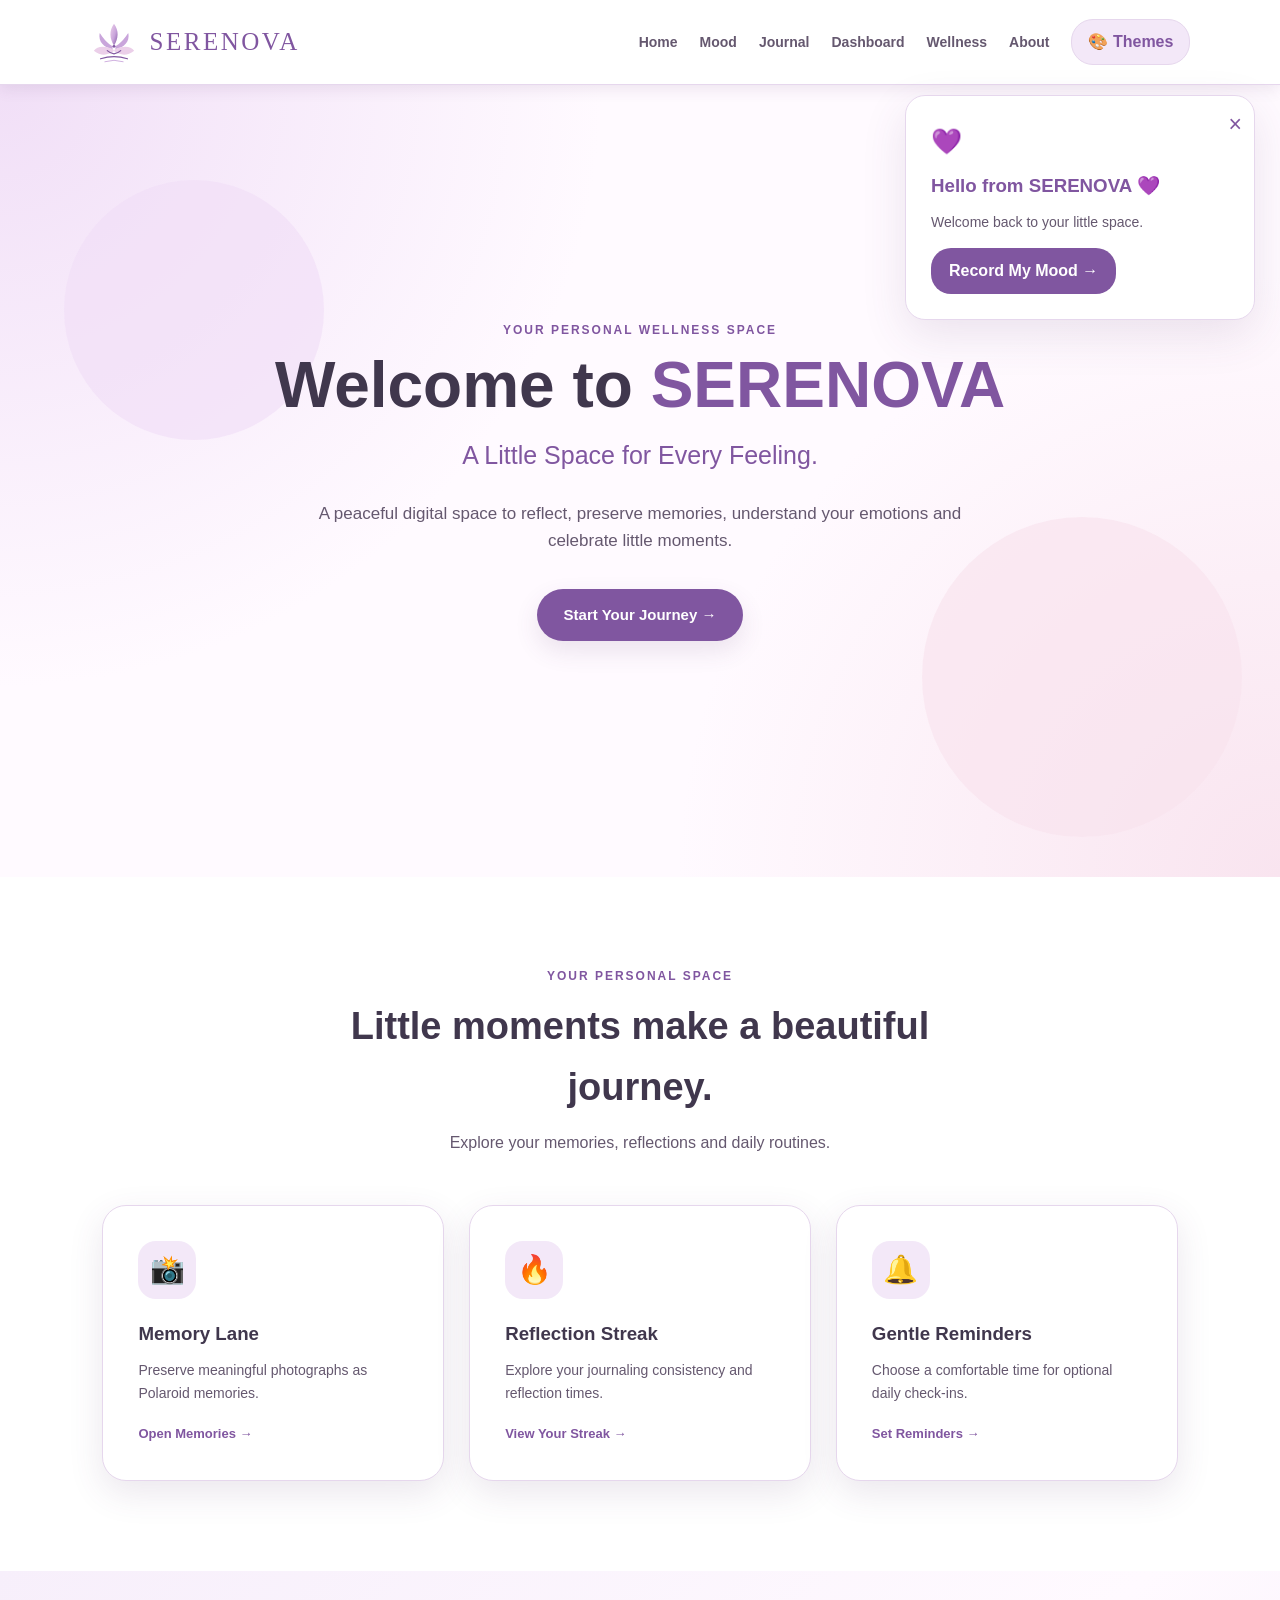
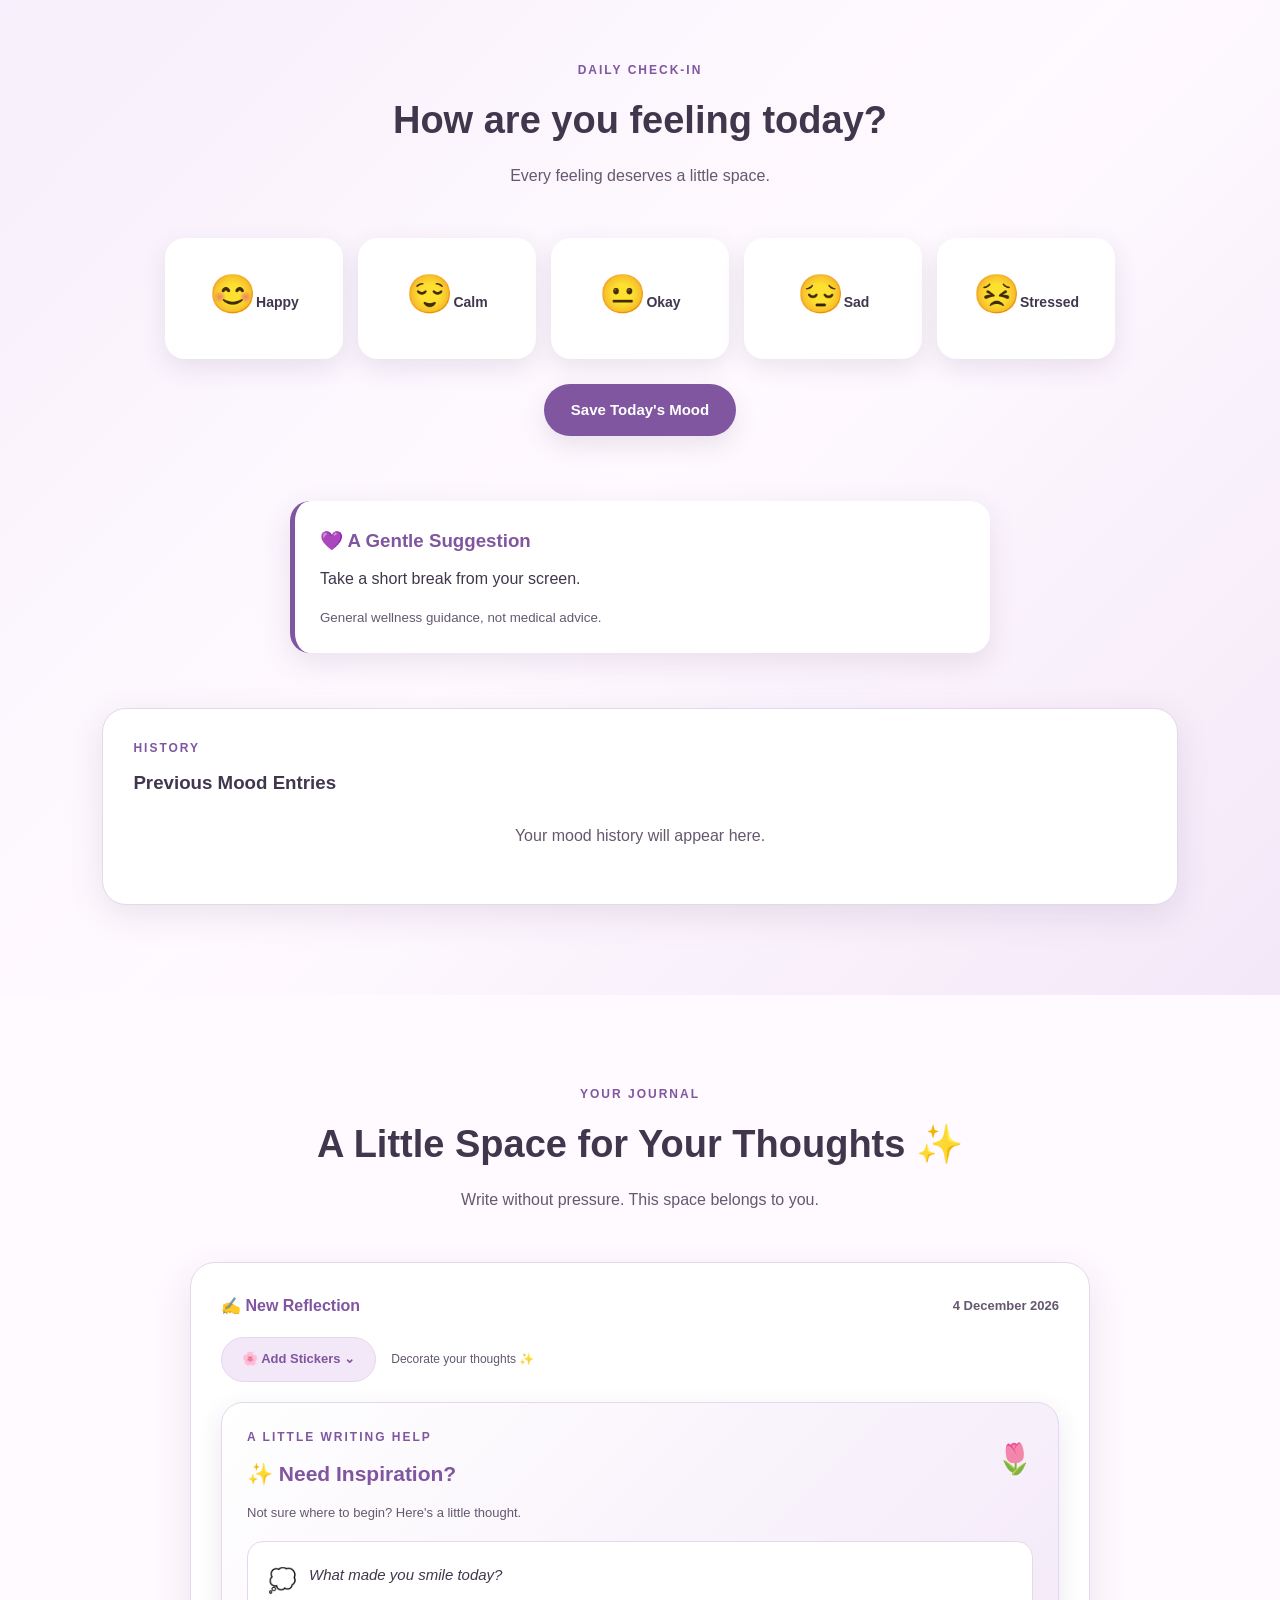
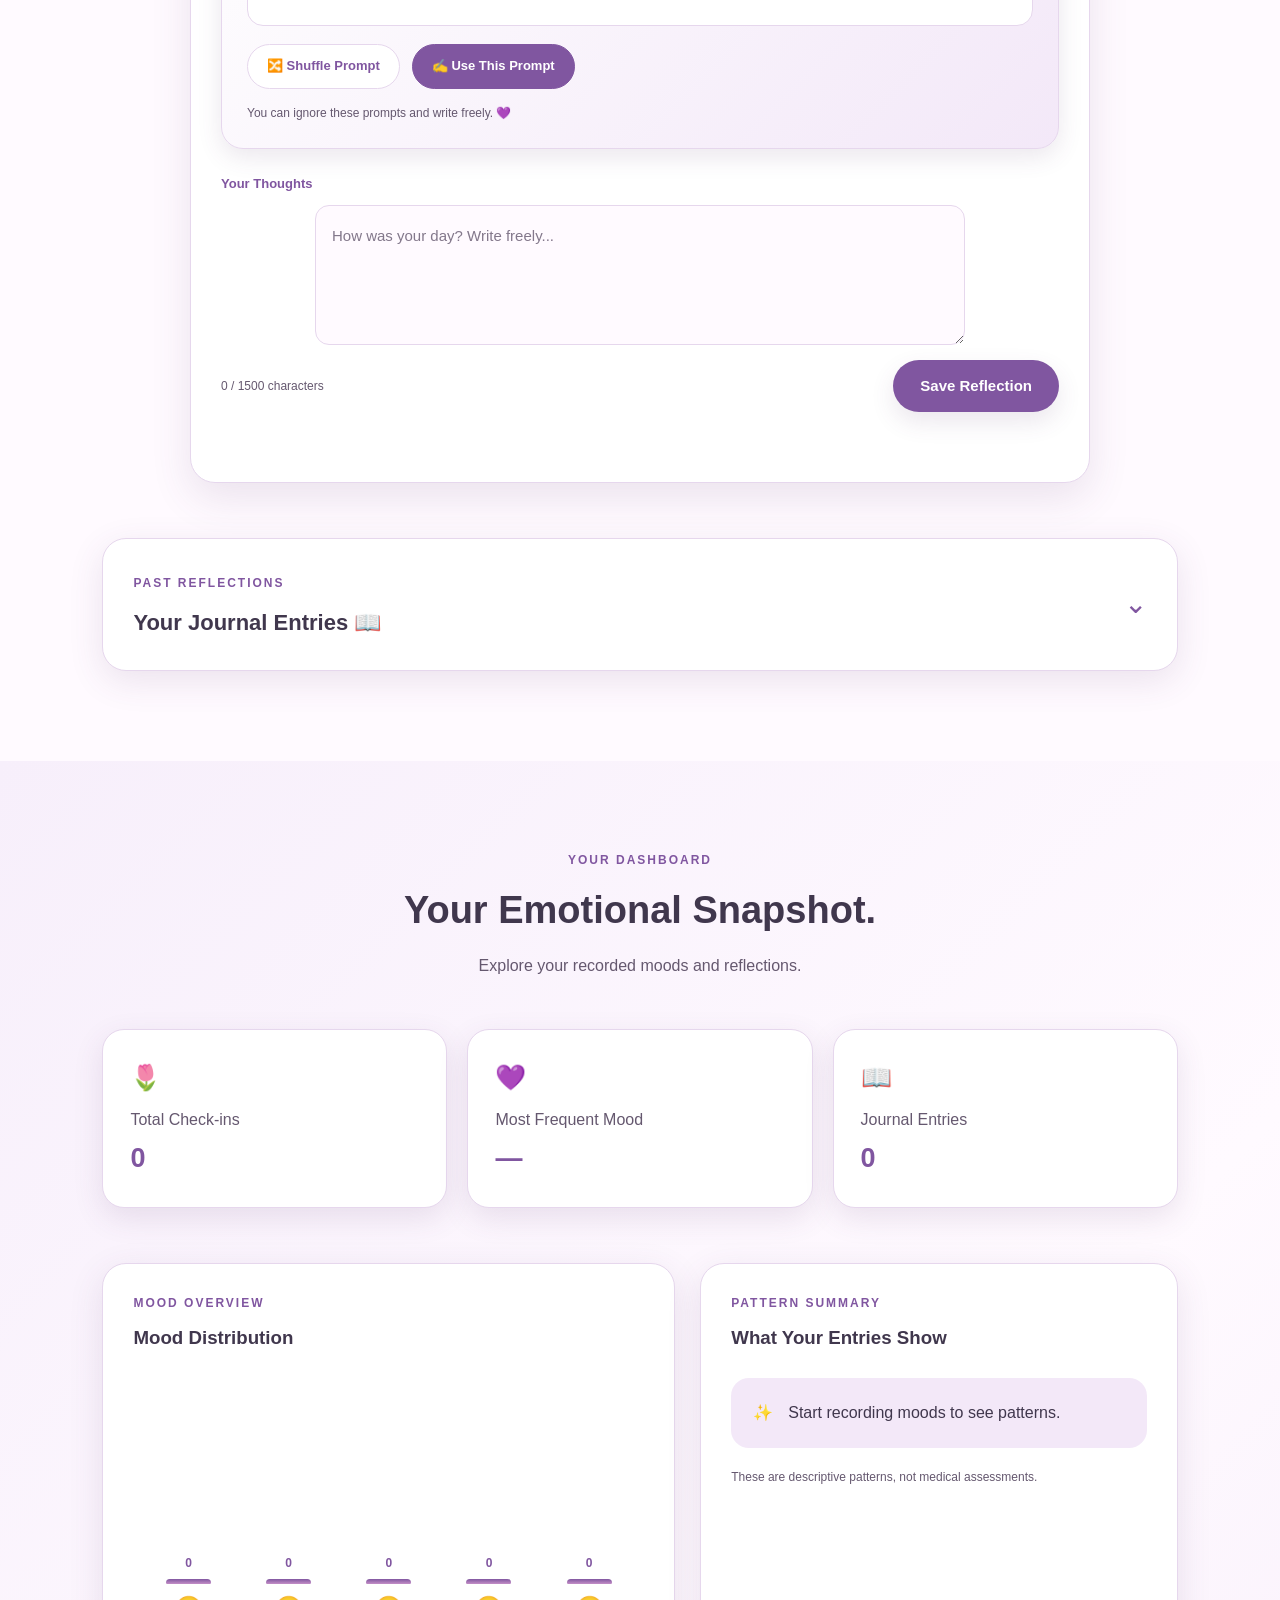
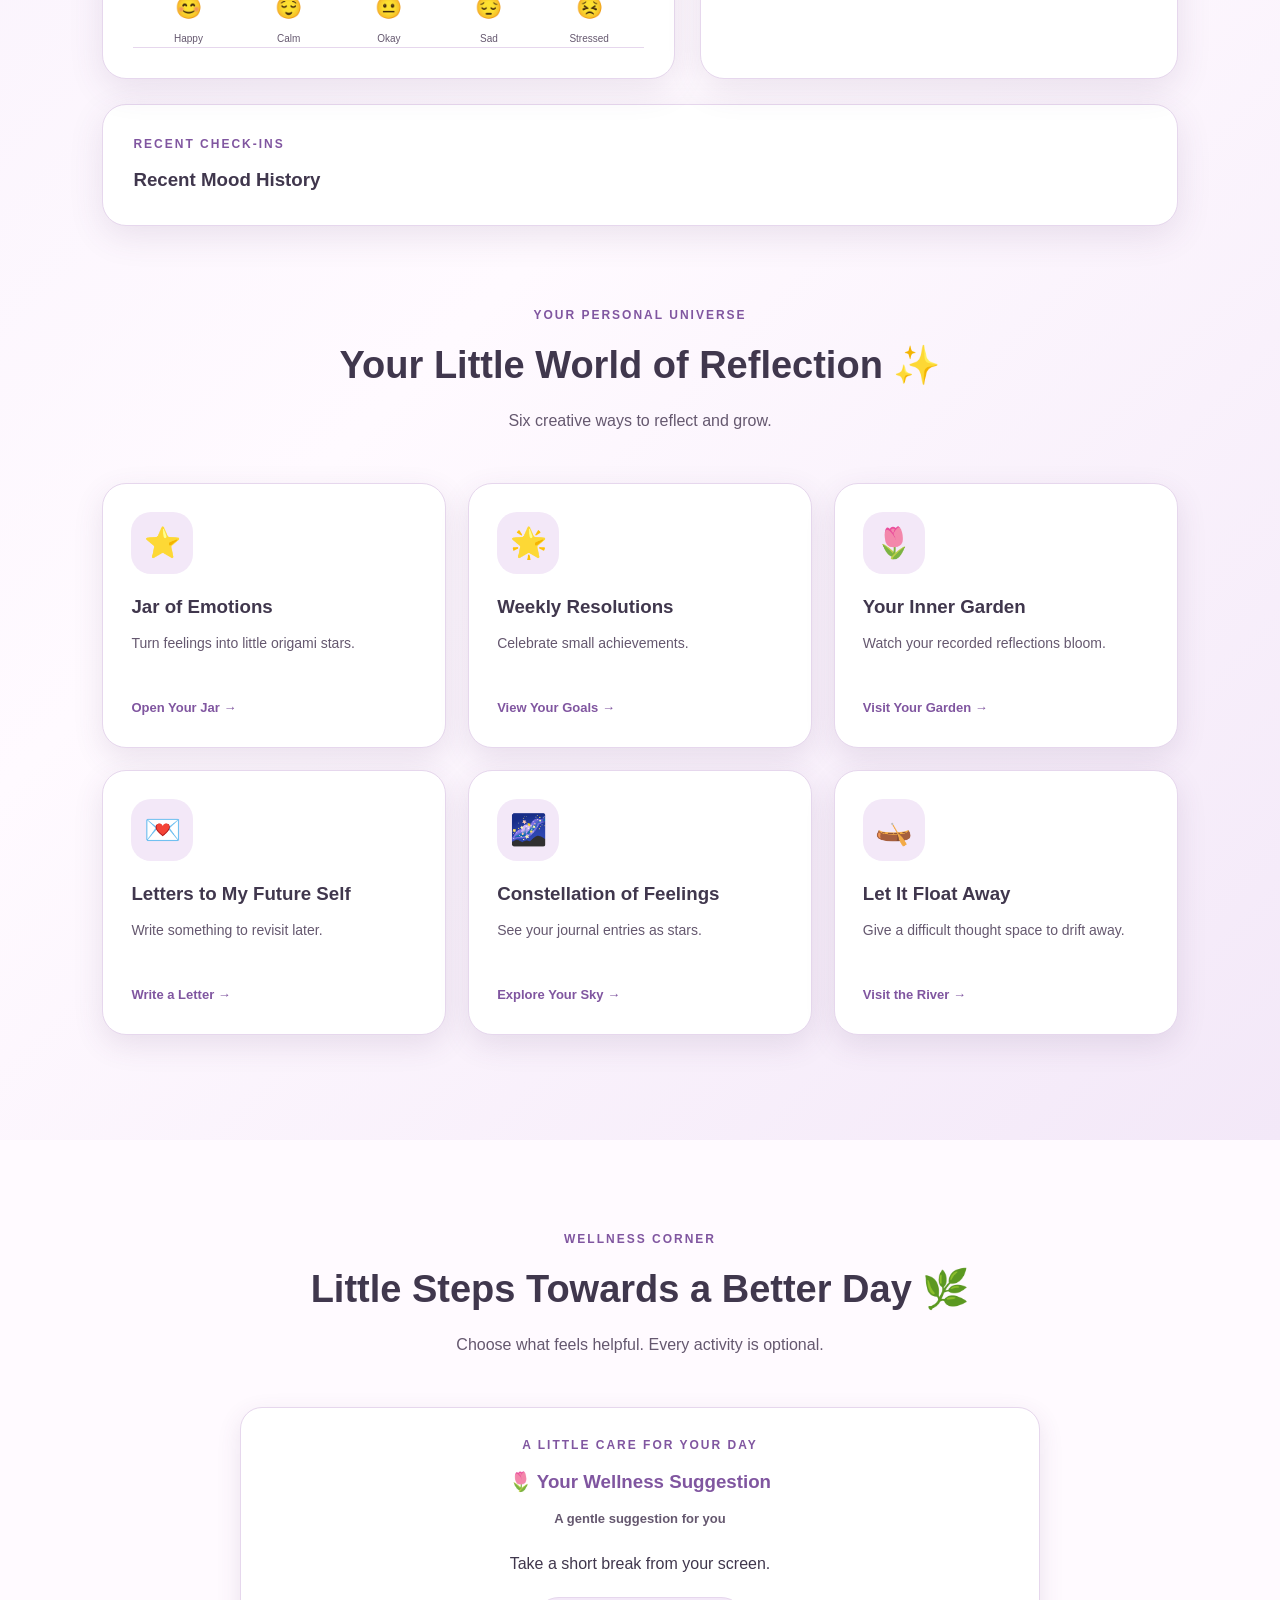
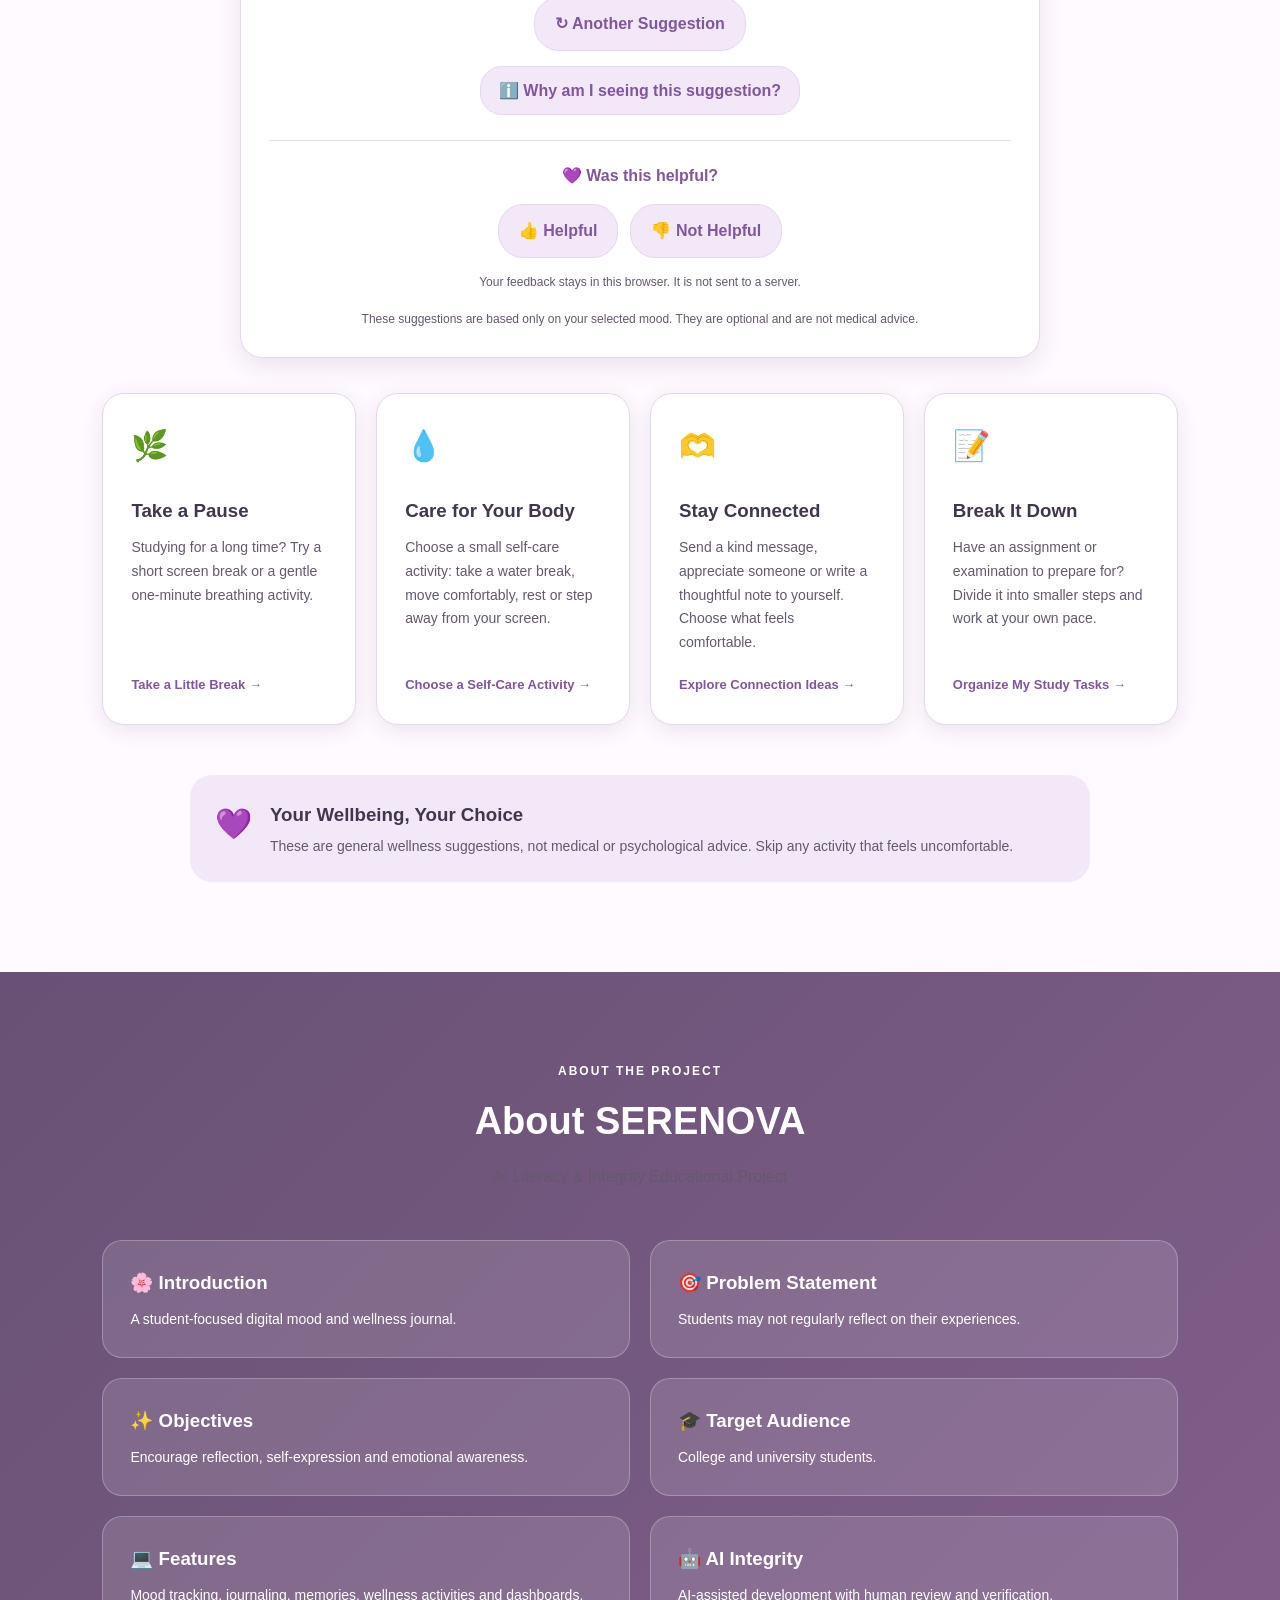
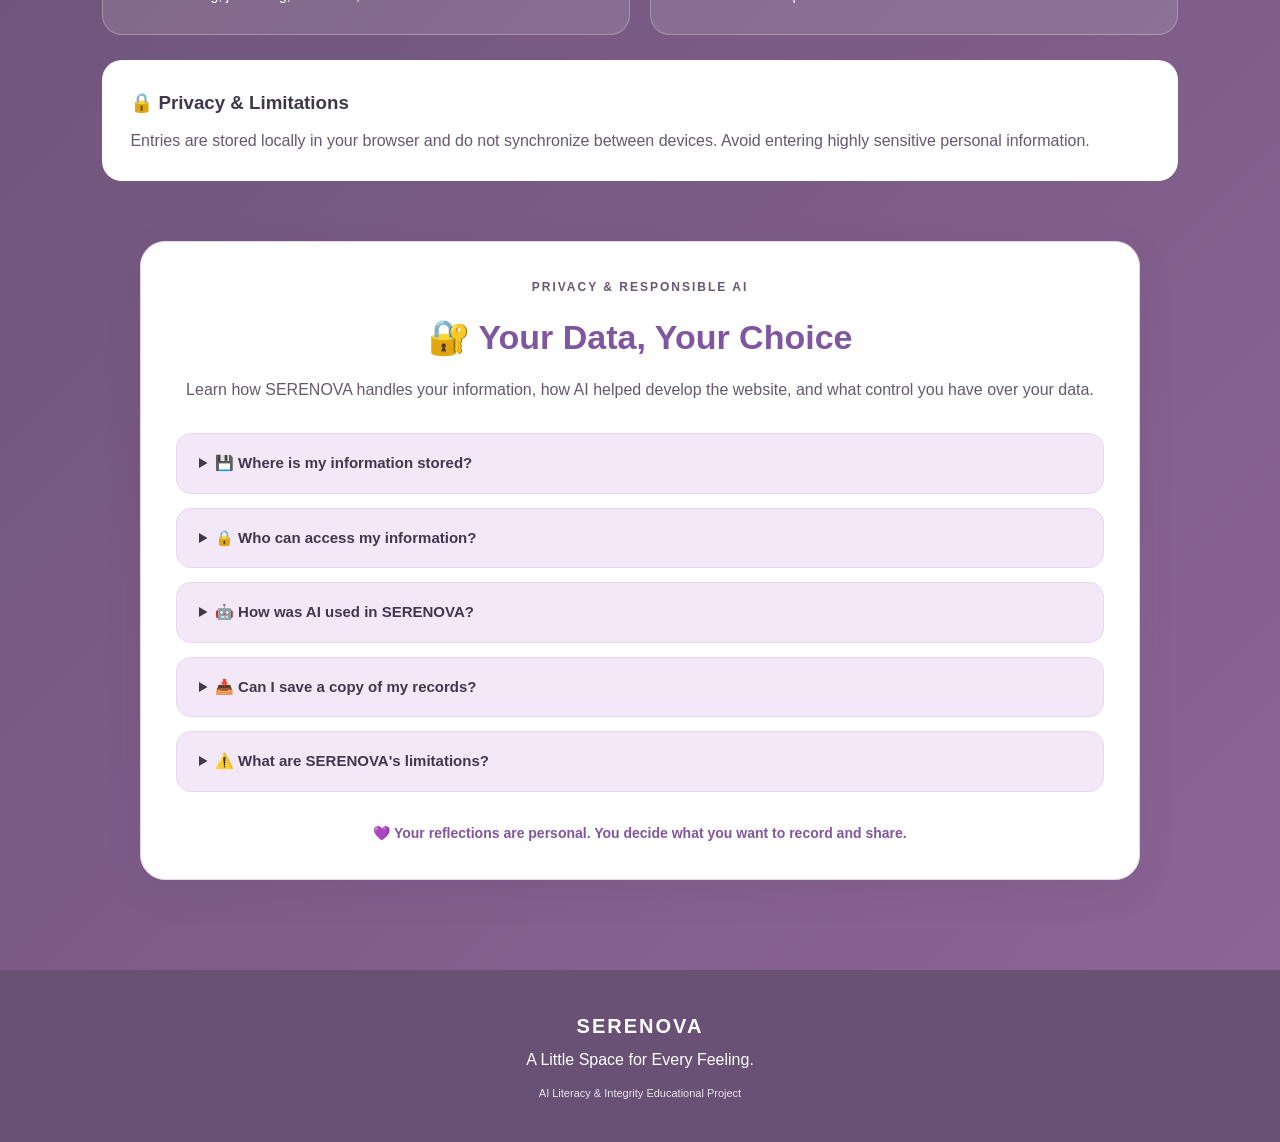
<file: index.html>
<!DOCTYPE html>
<html lang="en">
<head>
<meta charset="UTF-8">
<meta name="viewport" content="width=device-width, initial-scale=1.0">
<title>SERENOVA | Mood & Wellness Journal</title>

<script>
try {
    document.documentElement.dataset.theme =
        localStorage.getItem("serenovaTheme") || "lavender";
} catch(error) {
    document.documentElement.dataset.theme = "lavender";
}
</script>

<link rel="stylesheet" href="2.css">
<script src="3.js" defer></script>
</head>
<body>

<!-- NAVIGATION -->
<nav class="navbar" aria-label="Main navigation">
    <a href="#home" class="logo" aria-label="SERENOVA Home">
        <svg class="serenova-logo-symbol" viewBox="0 0 100 100"
             xmlns="http://www.w3.org/2000/svg" aria-hidden="true">
            <defs>
                <linearGradient id="flowerGradient" x1="0%" y1="0%"
                                x2="100%" y2="100%">
                    <stop offset="0%" stop-color="var(--flower-light)"/>
                    <stop offset="55%" stop-color="var(--flower-medium)"/>
                    <stop offset="100%" stop-color="var(--flower-dark)"/>
                </linearGradient>
            </defs>
            <path d="M50 12 C39 27 41 43 50 58 C59 43 61 27 50 12Z"
                  fill="url(#flowerGradient)"/>
            <path d="M47 59 C28 48 24 34 20 32 C17 50 29 62 47 65Z"
                  fill="var(--flower-medium)"/>
            <path d="M53 59 C72 48 76 34 80 32 C83 50 71 62 53 65Z"
                  fill="var(--flower-medium)"/>
            <path d="M48 65 C29 57 15 59 8 68 C23 81 39 77 50 69Z"
                  fill="var(--flower-light)"/>
            <path d="M52 65 C71 57 85 59 92 68 C77 81 61 77 50 69Z"
                  fill="var(--flower-light)"/>
            <path d="M36 68 Q50 81 64 68 M22 85 Q50 76 78 85"
                  fill="none" stroke="var(--flower-dark)"
                  stroke-width="2.5" stroke-linecap="round"/>
            <path d="M31 91 Q50 85 69 91"
                  fill="none" stroke="var(--flower-medium)"
                  stroke-width="1.8" stroke-linecap="round"/>
            <circle cx="50" cy="59" r="3" fill="var(--flower-dark)"/>
        </svg>
        <span class="logo-name">SERENOVA</span>
    </a>

    <div class="nav-links">
        <a href="#home">Home</a>
        <a href="#mood">Mood</a>
        <a href="#journal">Journal</a>
        <a href="#dashboard">Dashboard</a>
        <a href="#wellness">Wellness</a>
        <a href="#about">About</a>
        <button id="themeButton" class="theme-nav" type="button">
            🎨 Themes
        </button>
    </div>
</nav>

<!-- HOME -->
<section id="home" class="hero">
    <div class="hero-decoration decoration-one"></div>
    <div class="hero-decoration decoration-two"></div>
    <div class="hero-content">
        <p class="small-heading">YOUR PERSONAL WELLNESS SPACE</p>
        <h1>Welcome to <span>SERENOVA</span></h1>
        <h2>A Little Space for Every Feeling.</h2>
        <p class="hero-text">
            A peaceful digital space to reflect, preserve memories,
            understand your emotions and celebrate little moments.
        </p>
        <a href="#mood" class="primary-button">Start Your Journey →</a>
    </div>
</section>

<!-- HOME FEATURE CARDS -->
<section class="intro-section">
    <div class="section-heading">
        <p class="small-heading">YOUR PERSONAL SPACE</p>
        <h2>Little moments make a beautiful journey.</h2>
        <p>Explore your memories, reflections and daily routines.</p>
    </div>

    <div class="feature-grid">
        <button class="feature-card" type="button" data-open="memoryPopup">
            <div class="feature-icon">📸</div>
            <h3>Memory Lane</h3>
            <p>Preserve meaningful photographs as Polaroid memories.</p>
            <span class="card-link">Open Memories →</span>
        </button>

        <button class="feature-card" type="button" data-open="streakPopup">
            <div class="feature-icon">🔥</div>
            <h3>Reflection Streak</h3>
            <p>Explore your journaling consistency and reflection times.</p>
            <span class="card-link">View Your Streak →</span>
        </button>

        <button class="feature-card" type="button" data-open="reminderPopup">
            <div class="feature-icon">🔔</div>
            <h3>Gentle Reminders</h3>
            <p>Choose a comfortable time for optional daily check-ins.</p>
            <span class="card-link">Set Reminders →</span>
        </button>
    </div>
</section>

<!-- MOOD TRACKER -->
<section id="mood" class="page-section soft-section">
    <div class="section-heading">
        <p class="small-heading">DAILY CHECK-IN</p>
        <h2>How are you feeling today?</h2>
        <p>Every feeling deserves a little space.</p>
    </div>

    <div class="mood-container">
        <div class="mood-options">
            <button class="mood-button" type="button"
                    data-mood="Happy" data-emoji="😊">
                <span>😊</span>Happy
            </button>
            <button class="mood-button" type="button"
                    data-mood="Calm" data-emoji="😌">
                <span>😌</span>Calm
            </button>
            <button class="mood-button" type="button"
                    data-mood="Okay" data-emoji="😐">
                <span>😐</span>Okay
            </button>
            <button class="mood-button" type="button"
                    data-mood="Sad" data-emoji="😔">
                <span>😔</span>Sad
            </button>
            <button class="mood-button" type="button"
                    data-mood="Stressed" data-emoji="😣">
                <span>😣</span>Stressed
            </button>
            
<!-- MOOD SELECTION CONFIRMATION -->
      <p id="moodSelectionConfirmation"
        class="mood-selection-confirmation"
        role="status"
        aria-live="polite"
        hidden>
        Your mood has been selected 💜
     </p>

        </div>

<!-- OPTIONAL MOOD NOTE -->

<div id="moodNoteSection" class="mood-note-section" hidden>

    <label for="moodNote">
        Want to add a note?
        <span class="mood-note-optional">(Optional)</span>
    </label>

    <textarea
        id="moodNote"
        rows="3"
        maxlength="200"
        placeholder="What's making you feel this way?"
    ></textarea>

    <p class="mood-note-hint">
        A few words are enough. You can leave this blank.
    </p>

</div>

        <button id="saveMoodButton" class="primary-button normal-button"
                type="button">Save Today's Mood</button>



        <p id="moodMessage" class="status-message" role="status"></p>

        <div id="moodSuggestion" class="suggestion-box hidden">
            <h3>💜 A Gentle Suggestion</h3>
            <p id="suggestionText"></p>
            <small>General wellness guidance, not medical advice.</small>
        </div>
    </div>

    <div class="history-card">
        <p class="small-heading">HISTORY</p>
        <h3>Previous Mood Entries</h3>
        <div id="moodHistory"></div>
    </div>
</section>

<!-- JOURNAL -->
<section id="journal" class="page-section">
    <div class="section-heading journal-heading">
        <p class="small-heading">YOUR JOURNAL</p>
        <h2>A Little Space for Your Thoughts ✨</h2>
        <p>Write without pressure. This space belongs to you.</p>
    </div>

    <div class="journal-box">
        <div class="journal-top">
            <span>✍️ New Reflection</span>
            <span id="currentDate"></span>
        </div>

        <div class="sticker-toolbar">
            <button id="stickerToggle" class="sticker-toggle" type="button"
                    aria-expanded="false" aria-controls="stickerCollection">
                🌸 Add Stickers ⌄
            </button>
            <span class="sticker-hint">Decorate your thoughts ✨</span>
        </div>

        <div id="stickerCollection" class="sticker-collection hidden">
            <div class="sticker-header">
                <h3>Journal Sticker Collection 💜</h3>
                <button id="closeStickers" class="sticker-close"
                        type="button" aria-label="Close stickers">×</button>
            </div>
            <p class="sticker-description">
                Select a sticker to add it to your reflection.
            </p>
            <div class="sticker-tabs">
                <button class="sticker-tab active" type="button"
                        data-category="all">✨ All</button>
                <button class="sticker-tab" type="button"
                        data-category="flowers">🌸 Flowers</button>
                <button class="sticker-tab" type="button"
                        data-category="hearts">💕 Hearts</button>
                <button class="sticker-tab" type="button"
                        data-category="stars">⭐ Stars</button>
                <button class="sticker-tab" type="button"
                        data-category="nature">🦋 Nature</button>
                <button class="sticker-tab" type="button"
                        data-category="cute">🧸 Cute</button>
            </div>
            <div id="stickerGrid" class="sticker-grid"></div>
            <p id="stickerMessage" class="sticker-message" role="status"></p>
        </div>

        <div class="journal-inspiration">
            <div class="inspiration-heading">
                <div>
                    <p class="small-heading">A LITTLE WRITING HELP</p>
                    <h3>✨ Need Inspiration?</h3>
                </div>
                <span class="inspiration-icon">🌷</span>
            </div>
            <p class="inspiration-description">
                Not sure where to begin? Here's a little thought.
            </p>
            <div class="prompt-display">
                <span class="prompt-decoration">💭</span>
                <p id="journalPrompt">
                    What is one little thing that made you smile today?
                </p>
            </div>
            <div class="prompt-actions">
                <button id="shufflePrompt" class="shuffle-prompt"
                        type="button">🔀 Shuffle Prompt</button>
                <button id="usePrompt" class="use-prompt"
                        type="button">✍️ Use This Prompt</button>
            </div>
            <p class="prompt-note">
                You can ignore these prompts and write freely. 💜
            </p>
        </div>

        <label class="journal-input-label" for="journalInput">
            Your Thoughts
        </label>
        <textarea id="journalInput" maxlength="1500"
                  placeholder="How was your day? Write freely..."></textarea>

        <div class="journal-bottom">
            <span id="characterCount">0 / 1500 characters</span>
            <button id="saveJournalButton" class="primary-button"
                    type="button">Save Reflection</button>
        </div>
        <p id="journalMessage" class="status-message" role="status"></p>
    </div>

    <div class="journal-history">
       
<!-- COLLAPSIBLE PAST REFLECTIONS -->

<details class="past-reflections-details">

    <summary class="past-reflections-toggle">
        <span>
            <span class="small-heading">PAST REFLECTIONS</span>
            <span class="past-reflections-title">
                Your Journal Entries 📖
            </span>
        </span>

        <span class="past-reflections-arrow"
              aria-hidden="true">⌄</span>
    </summary>

    <div class="past-reflections-content">
        <div id="journalEntries"></div>
    </div>

</details>

    </div>
</section>

<!-- DASHBOARD -->
<section id="dashboard" class="page-section soft-section">
    <div class="section-heading">
        <p class="small-heading">YOUR DASHBOARD</p>
        <h2>Your Emotional Snapshot.</h2>
        <p>Explore your recorded moods and reflections.</p>
    </div>

    <div class="stats-grid">
        <div class="stat-card">
            <span class="stat-icon">🌷</span>
            <p>Total Check-ins</p>
            <h3 id="totalMoodEntries">0</h3>
        </div>
        <div class="stat-card">
            <span class="stat-icon">💜</span>
            <p>Most Frequent Mood</p>
            <h3 id="frequentMood">—</h3>
        </div>
        <div class="stat-card">
            <span class="stat-icon">📖</span>
            <p>Journal Entries</p>
            <h3 id="totalJournalEntries">0</h3>
        </div>
    </div>

    <div class="dashboard-grid">
        <div class="dashboard-card">
            <p class="small-heading">MOOD OVERVIEW</p>
            <h3>Mood Distribution</h3>
            <div id="moodChart" class="chart">
                <div class="chart-column">
                    <span class="bar-count" id="happyCount">0</span>
                    <div id="happyBar" class="chart-bar"></div>
                    <span>😊</span><small>Happy</small>
                </div>
                <div class="chart-column">
                    <span class="bar-count" id="calmCount">0</span>
                    <div id="calmBar" class="chart-bar"></div>
                    <span>😌</span><small>Calm</small>
                </div>
                <div class="chart-column">
                    <span class="bar-count" id="okayCount">0</span>
                    <div id="okayBar" class="chart-bar"></div>
                    <span>😐</span><small>Okay</small>
                </div>
                <div class="chart-column">
                    <span class="bar-count" id="sadCount">0</span>
                    <div id="sadBar" class="chart-bar"></div>
                    <span>😔</span><small>Sad</small>
                </div>
                <div class="chart-column">
                    <span class="bar-count" id="stressedCount">0</span>
                    <div id="stressedBar" class="chart-bar"></div>
                    <span>😣</span><small>Stressed</small>
                </div>
            </div>
        </div>

        <div class="dashboard-card">
            <p class="small-heading">PATTERN SUMMARY</p>
            <h3>What Your Entries Show</h3>
            <div class="pattern-box">
                <span>✨</span>
                <p id="patternSummary">
                    Start recording moods to see your summary.
                </p>
            </div>
            <p class="dashboard-note">
                These are descriptive patterns, not medical assessments.
            </p>
        </div>
    </div>

    <div class="dashboard-card recent-card">
        <p class="small-heading">RECENT CHECK-INS</p>
        <h3>Recent Mood History</h3>
        <div id="recentMoodHistory"></div>
    </div>

    <!-- SIX CREATIVE DASHBOARD CARDS -->
    <div class="creative-dashboard">
        <div class="section-heading">
            <p class="small-heading">YOUR PERSONAL UNIVERSE</p>
            <h2>Your Little World of Reflection ✨</h2>
            <p>Six creative ways to reflect and grow.</p>
        </div>

        <div class="creative-feature-grid">
            <button class="creative-feature-card" type="button"
                    data-open="jarPopup">
                <span class="creative-icon">⭐</span>
                <h3>Jar of Emotions</h3>
                <p>Turn feelings into little origami stars.</p>
                <span>Open Your Jar →</span>
            </button>

            <button class="creative-feature-card" type="button"
                    data-open="goalsPopup">
                <span class="creative-icon">🌟</span>
                <h3>Weekly Resolutions</h3>
                <p>Celebrate small achievements.</p>
                <span>View Your Goals →</span>
            </button>

            <button class="creative-feature-card" type="button"
                    data-open="gardenPopup">
                <span class="creative-icon">🌷</span>
                <h3>Your Inner Garden</h3>
                <p>Watch your recorded reflections bloom.</p>
                <span>Visit Your Garden →</span>
            </button>

            <button class="creative-feature-card" type="button"
                    data-open="lettersPopup">
                <span class="creative-icon">💌</span>
                <h3>Letters to My Future Self</h3>
                <p>Write something to revisit later.</p>
                <span>Write a Letter →</span>
            </button>

            <button class="creative-feature-card" type="button"
                    data-open="starsPopup">
                <span class="creative-icon">🌌</span>
                <h3>Constellation of Feelings</h3>
                <p>See your journal entries as stars.</p>
                <span>Explore Your Sky →</span>
            </button>

            <button class="creative-feature-card" type="button"
                    data-open="riverPopup">
                <span class="creative-icon">🛶</span>
                <h3>Let It Float Away</h3>
                <p>Give a difficult thought space to drift away.</p>
                <span>Visit the River →</span>
            </button>
        </div>
    </div>
</section>

<!-- REVISED WELLNESS CORNER -->
<section id="wellness" class="page-section">
    <div class="section-heading">
        <p class="small-heading">WELLNESS CORNER</p>
        <h2>Little Steps Towards a Better Day 🌿</h2>
        <p>Choose what feels helpful. Every activity is optional.</p>
    </div>

<!-- MOOD-BASED WELLNESS RECOMMENDATION -->

<div class="mood-wellness-panel">

    <p class="small-heading">
        A LITTLE CARE FOR YOUR DAY
    </p>

    <h3>🌷 Your Wellness Suggestion</h3>

    <p id="wellnessMoodLabel">
        A gentle suggestion for you
    </p>

    <p id="wellnessRecommendation"
       role="status"
       aria-live="polite">
        Take a moment to check in with yourself.
    </p>

    <button type="button"
            class="secondary-button"
            onclick="nextMoodSuggestion()">
        ↻ Another Suggestion
    </button>

<!-- EXPLAINABILITY FEATURE -->

<button id="whySuggestionButton"
        type="button"
        class="secondary-button"
        aria-expanded="false"
        aria-controls="suggestionExplanation">
    ℹ️ Why am I seeing this suggestion?
</button>

<div id="suggestionExplanation"
     class="suggestion-explanation"
     role="region"
     aria-label="Wellness suggestion explanation"
     hidden>

    <h4>Why this was suggested</h4>

    <p id="explanationText">
        SERENOVA uses predefined wellness suggestions.
    </p>

    <p>
        This recommendation is not a diagnosis,
        psychological assessment or medical advice.
        SERENOVA does not detect or analyse your emotions.
    </p>

</div>

<!-- SERENOVA - WELLNESS FEEDBACK -->

<div class="wellness-feedback">

    <h4>💜 Was this helpful?</h4>

    <div class="feedback-buttons">
        <button id="helpfulButton"
                type="button"
                class="secondary-button">
            👍 Helpful
        </button>

        <button id="notHelpfulButton"
                type="button"
                class="secondary-button">
            👎 Not Helpful
        </button>
    </div>

    <div id="feedbackReasons" hidden>

        <p>Why wasn't this helpful?</p>

        <label for="feedbackReason">
            Select a reason
        </label>

        <select id="feedbackReason">
            <option value="">Choose a reason</option>
            <option value="Too generic">Too generic</option>
            <option value="Does not match how I feel">
                Does not match how I feel
            </option>
            <option value="I have already tried this">
                I have already tried this
            </option>
            <option value="Not practical right now">
                Not practical right now
            </option>
            <option value="Other">Other</option>
        </select>

        <div id="otherReasonBox" hidden>
            <label for="otherReason">
                Tell us more (optional)
            </label>

            <textarea id="otherReason"
                      maxlength="200"
                      rows="2"
                      placeholder="Your feedback..."></textarea>
        </div>

        <button id="submitFeedback"
                type="button"
                class="primary-button">
            Submit Feedback
        </button>
    </div>

    <p id="feedbackMessage"
       role="status"
       aria-live="polite"></p>

    <p class="feedback-privacy">
        Your feedback stays in this browser.
        It is not sent to a server.
    </p>

</div>

    <p class="wellness-disclaimer">
        These suggestions are based only on your
        selected mood. They are optional and
        are not medical advice.
    </p>

</div>

    <div class="wellness-grid">
        <button class="wellness-card wellness-action" type="button"
                data-open="pausePopup">
            <span>🌿</span>
            <h3>Take a Pause</h3>
            <p>
                Studying for a long time? Try a short screen break
                or a gentle one-minute breathing activity.
            </p>
            <strong>Take a Little Break →</strong>
        </button>

        <button class="wellness-card wellness-action" type="button"
                data-open="bodyPopup">
            <span>💧</span>
            <h3>Care for Your Body</h3>
            <p>
                Choose a small self-care activity: take a water break,
                move comfortably, rest or step away from your screen.
            </p>
            <strong>Choose a Self-Care Activity →</strong>
        </button>

        <button class="wellness-card wellness-action" type="button"
                data-open="connectPopup">
            <span>🫶</span>
            <h3>Stay Connected</h3>
            <p>
                Send a kind message, appreciate someone or write
                a thoughtful note to yourself. Choose what feels comfortable.
            </p>
            <strong>Explore Connection Ideas →</strong>
        </button>

        <button class="wellness-card wellness-action" type="button"
                data-open="tasksPopup">
            <span>📝</span>
            <h3>Break It Down</h3>
            <p>
                Have an assignment or examination to prepare for?
                Divide it into smaller steps and work at your own pace.
            </p>
            <strong>Organize My Study Tasks →</strong>
        </button>
    </div>

    <div class="safety-note">
        <span>💜</span>
        <div>
            <h3>Your Wellbeing, Your Choice</h3>
            <p>
                These are general wellness suggestions, not medical
                or psychological advice. Skip any activity that
                feels uncomfortable.
            </p>
        </div>
    </div>
</section>

<!-- ABOUT -->
<section id="about" class="page-section about-section">
    <div class="section-heading light-heading">
        <p class="small-heading">ABOUT THE PROJECT</p>
        <h2>About SERENOVA</h2>
        <p>AI Literacy & Integrity Educational Project</p>
    </div>

    <div class="about-grid">
        <div class="about-card">
            <h3>🌸 Introduction</h3>
            <p>A student-focused digital mood and wellness journal.</p>
        </div>
        <div class="about-card">
            <h3>🎯 Problem Statement</h3>
            <p>Students may not regularly reflect on their experiences.</p>
        </div>
        <div class="about-card">
            <h3>✨ Objectives</h3>
            <p>Encourage reflection, self-expression and emotional awareness.</p>
        </div>
        <div class="about-card">
            <h3>🎓 Target Audience</h3>
            <p>College and university students.</p>
        </div>
        <div class="about-card">
            <h3>💻 Features</h3>
            <p>Mood tracking, journaling, memories, wellness activities and dashboards.</p>
        </div>
        <div class="about-card">
            <h3>🤖 AI Integrity</h3>
            <p>AI-assisted development with human review and verification.</p>
        </div>
    </div>

    <div class="privacy-box">
        <h3>🔒 Privacy & Limitations</h3>
        <p>
            Entries are stored locally in your browser and do not
            synchronize between devices. Avoid entering highly
            sensitive personal information.
        </p>
    </div>
    
<!-- AI TRANSPARENCY AND PRIVACY CENTRE -->
<div class="transparency-centre">

    <div class="transparency-heading">
        <p class="small-heading">PRIVACY & RESPONSIBLE AI</p>
        <h2>🔐 Your Data, Your Choice</h2>
        <p>
            Learn how SERENOVA handles your information,
            how AI helped develop the website,
            and what control you have over your data.
        </p>
    </div>

    <div class="transparency-list">

        <details class="transparency-item">
            <summary>💾 Where is my information stored?</summary>
            <p>
                Your mood check-ins, journal reflections,
                weekly goals and preferences are stored
                locally in your browser using localStorage.
                Memory Lane photographs are stored using
                IndexedDB.
            </p>
            <p>
                Your information does not automatically
                synchronize between your laptop and mobile.
            </p>
        </details>

        <details class="transparency-item">
            <summary>🔒 Who can access my information?</summary>
            <p>
                SERENOVA does not require a username,
                password or account.
            </p>
            <p>
                The website does not intentionally upload
                your journal entries to a remote application
                database. However, people who can access
                your browser profile or device may also
                be able to view locally saved information.
            </p>
        </details>

        <details class="transparency-item">
            <summary>🤖 How was AI used in SERENOVA?</summary>
            <p>
                AI tools such as ChatGPT assisted with
                generating HTML, CSS, JavaScript and
                website improvement suggestions.
            </p>
            <p>
                The student development team critically
                reviewed AI-generated outputs, identified
                limitations, modified features and tested
                the website.
            </p>
            <p>
                SERENOVA does not use AI to diagnose
                emotions or medical conditions.
            </p>
        </details>

        <details class="transparency-item">
            <summary>📥 Can I save a copy of my records?</summary>
            <p>
                Yes. You can export your mood check-ins,
                journal reflections and other locally
                saved text-based records as a JSON file.
            </p>

            <button id="exportSerenovaData"
                    class="primary-button"
                    type="button">
                📥 Export My Data
            </button>

            <p id="exportDataMessage"
               class="transparency-status"
               role="status"></p>
        </details>

        <details class="transparency-item">
            <summary>⚠️ What are SERENOVA's limitations?</summary>
            <p>
                SERENOVA is a student educational project.
                Its wellness suggestions are general
                guidance and are not professional medical
                or psychological advice.
            </p>
            <p>
                Browser data can be lost if site storage
                is cleared or the browser profile is deleted.
                Exported files should be stored securely.
            </p>
        </details>

    </div>

    <p class="transparency-footer">
        💜 Your reflections are personal. You decide
        what you want to record and share.
    </p>

</div>

</section>

<!-- THEMES POPUP -->
<div id="themePopup" class="popup-overlay hidden" role="dialog"
     aria-modal="true" aria-labelledby="themeTitle">
    <div class="popup-content theme-popup">
        <button class="close-popup" type="button"
                data-close="themePopup" aria-label="Close themes">×</button>
        <p class="small-heading">PERSONALIZE YOUR SPACE</p>
        <h2 id="themeTitle">🎨 Make SERENOVA Yours</h2>
        <p>Choose a soft pastel colour palette.</p>

        <div class="theme-grid">
            <button class="theme-choice" type="button" data-theme="lavender">
                <span class="theme-swatch lavender-swatch">💜</span>
                <strong>Lavender</strong><small>Original Serenity</small>
            </button>
            <button class="theme-choice" type="button" data-theme="blue">
                <span class="theme-swatch blue-swatch">🩵</span>
                <strong>Baby Blue</strong><small>Ocean Calm</small>
            </button>
            <button class="theme-choice" type="button" data-theme="green">
                <span class="theme-swatch green-swatch">🌿</span>
                <strong>Sage Green</strong><small>Nature's Peace</small>
            </button>
            <button class="theme-choice" type="button" data-theme="yellow">
                <span class="theme-swatch yellow-swatch">🌼</span>
                <strong>Butter Yellow</strong><small>Gentle Sunshine</small>
            </button>
            <button class="theme-choice" type="button" data-theme="pink">
                <span class="theme-swatch pink-swatch">🌸</span>
                <strong>Blush Pink</strong><small>Soft Bloom</small>
            </button>
            <button class="theme-choice" type="button" data-theme="peach">
                <span class="theme-swatch peach-swatch">🍑</span>
                <strong>Pastel Peach</strong><small>Warm Comfort</small>
            </button>
        </div>

        <div class="theme-preview">
            <h3>A Little Space for Every Feeling ✨</h3>
            <p>Your selected theme changes the website and flower colours.</p>
            <span class="preview-button">Save Today's Mood</span>
        </div>

        <button id="resetThemeButton" class="secondary-button" type="button">
            ↺ Restore Lavender
        </button>
        <p id="themeMessage" class="status-message" role="status"></p>
    </div>
</div>

<!-- MEMORY LANE POPUP -->
<div id="memoryPopup" class="popup-overlay hidden" role="dialog"
     aria-modal="true" aria-labelledby="memoryTitle">
    <div class="popup-content">
        <button class="close-popup" type="button"
                data-close="memoryPopup" aria-label="Close memories">×</button>
        <p class="small-heading">YOUR LITTLE MOMENTS</p>
        <h2 id="memoryTitle">📸 Memory Lane</h2>
        <p>Some moments deserve to stay a little longer.</p>

        <div class="memory-form">
            <label for="memoryPhoto">Choose a Photograph</label>
            <input id="memoryPhoto" type="file" accept="image/*">
            <div id="photoPreview" class="photo-preview hidden">
                <img id="previewImage" alt="Selected photograph preview">
            </div>
            <label for="memoryCaption">Memory Caption</label>
            <input id="memoryCaption" maxlength="100"
                   placeholder="A moment worth remembering...">
            <button id="saveMemoryButton" class="primary-button"
                    type="button">Save My Memory 💜</button>
            <p id="memoryMessage" class="status-message" role="status"></p>
        </div>

        <h3>Your Polaroid Collection</h3>
        <div id="memoryGallery" class="memory-gallery"></div>
    </div>
</div>

<!-- REFLECTION STREAK POPUP -->
<div id="streakPopup" class="popup-overlay hidden" role="dialog"
     aria-modal="true" aria-labelledby="streakTitle">
    <div class="popup-content">
        <button class="close-popup" type="button"
                data-close="streakPopup" aria-label="Close streak">×</button>
        <p class="small-heading">YOUR REFLECTION JOURNEY</p>
        <h2 id="streakTitle">🔥 Reflection Streak</h2>
        <p>Every little reflection is worth appreciating.</p>

        <div class="streak-stats">
            <div class="streak-stat">
                <span>🔥</span><h3 id="currentStreak">0</h3>
                <p>Current Streak</p>
            </div>
            <div class="streak-stat">
                <span>🌟</span><h3 id="longestStreak">0</h3>
                <p>Longest Streak</p>
            </div>
            <div class="streak-stat">
                <span>🕘</span><h3 id="usualTime">—</h3>
                <p>Usual Reflection Time</p>
            </div>
        </div>

        <h3>🕰️ Your Reflection Timeline</h3>
        <div id="reflectionTimeline"></div>
        <div class="sleep-suggestion">
            <h3>🌙 A Gentle Rest Reminder</h3>
            <p id="sleepMessage">
                Your rest matters as much as your reflections.
            </p>
        </div>
        <p class="dashboard-note">
            Reflection times do not establish actual sleep habits.
        </p>
    </div>
</div>

<!-- REMINDER POPUP -->
<div id="reminderPopup" class="popup-overlay hidden" role="dialog"
     aria-modal="true" aria-labelledby="reminderTitle">
    <div class="popup-content">
        <button class="close-popup" type="button"
                data-close="reminderPopup" aria-label="Close reminders">×</button>
        <p class="small-heading">A LITTLE CHECK-IN</p>
        <h2 id="reminderTitle">🔔 Gentle Reminders</h2>
        <p>Choose a comfortable time for your daily reflection.</p>

        <div class="reminder-form">
            <label for="reminderTime">Preferred Reminder Time</label>
            <input id="reminderTime" type="time" value="21:30">
            <label class="check-label">
                <input id="remindersEnabled" type="checkbox" checked>
                Enable gentle reminders
            </label>
            <button id="saveReminderButton" class="primary-button"
                    type="button">Save Reminder Settings</button>
            <p id="reminderMessage" class="status-message" role="status"></p>
        </div>
        <div class="sleep-suggestion">
            <h3>💜 Your Time, Your Pace</h3>
            <p>You can change or disable reminders whenever you wish.</p>
        </div>
    </div>
</div>

<!-- CREATIVE DASHBOARD POPUPS -->

<!-- JAR -->
<div id="jarPopup" class="popup-overlay hidden" role="dialog"
     aria-modal="true" aria-labelledby="jarTitle">
    <div class="popup-content creative-popup">
        <button class="close-popup" type="button"
                data-close="jarPopup" aria-label="Close jar">×</button>
        <p class="small-heading">COLLECT YOUR FEELINGS</p>
        <h2 id="jarTitle">⭐ Jar of Emotions</h2>
        <p>Every feeling deserves a place.</p>
        <label for="emotionText">What's on your mind?</label>
        <textarea id="emotionText" maxlength="300"
                  placeholder="Write a feeling or thought..."></textarea>
        <label for="emotionColor">Choose your star colour</label>
        <select id="emotionColor">
            <option value="lavender">Lavender 💜</option>
            <option value="pink">Blush Pink 🌸</option>
            <option value="blue">Baby Blue 🩵</option>
            <option value="yellow">Butter Yellow 🌼</option>
            <option value="green">Sage Green 🌿</option>
        </select>
        <button id="addEmotionStar" class="primary-button"
                type="button">Fold Into a Star ⭐</button>
        <p id="jarMessage" class="status-message" role="status"></p>
        <div class="emotion-jar"><div id="jarStars" class="jar-stars"></div></div>
        <h3>Your Collected Feelings</h3>
        <div id="emotionList" class="creative-list"></div>
    </div>
</div>

<!-- WEEKLY GOALS -->
<div id="goalsPopup" class="popup-overlay hidden" role="dialog"
     aria-modal="true" aria-labelledby="goalsTitle">
    <div class="popup-content creative-popup">
        <button class="close-popup" type="button"
                data-close="goalsPopup" aria-label="Close goals">×</button>
        <p class="small-heading">LITTLE STEPS MATTER</p>
        <h2 id="goalsTitle">🌟 Weekly Resolutions</h2>
        <p>Celebrate progress without pressure.</p>
        <label for="newGoal">Add a weekly goal</label>
        <div class="creative-input-row">
            <input id="newGoal" maxlength="120"
                   placeholder="A little goal for this week...">
            <button id="addGoal" class="primary-button" type="button">Add</button>
        </div>
        <div class="goal-summary">
            <div><strong id="completedGoals">0</strong><span>Completed</span></div>
            <div><strong id="remainingGoals">0</strong><span>Remaining</span></div>
        </div>
        <div class="goal-progress"><div id="goalProgressFill"></div></div>
        <p id="goalMessage" class="status-message" role="status"></p>
        <div id="goalList" class="creative-list"></div>
    </div>
</div>

<!-- GARDEN -->
<div id="gardenPopup" class="popup-overlay hidden" role="dialog"
     aria-modal="true" aria-labelledby="gardenTitle">
    <div class="popup-content creative-popup">
        <button class="close-popup" type="button"
                data-close="gardenPopup" aria-label="Close garden">×</button>
        <p class="small-heading">EVERY FEELING CAN BLOOM</p>
        <h2 id="gardenTitle">🌷 Your Inner Garden</h2>
        <p>Every recorded emotion contributes to your garden.</p>
        <div id="innerGarden" class="inner-garden"></div>
        <p id="gardenMessage" class="garden-message"></p>
        <div id="gardenDetails" class="creative-detail" role="status">
            Select a flower to discover its story.
        </div>
    </div>
</div>

<!-- FUTURE LETTERS -->
<div id="lettersPopup" class="popup-overlay hidden" role="dialog"
     aria-modal="true" aria-labelledby="lettersTitle">
    <div class="popup-content creative-popup">
        <button class="close-popup" type="button"
                data-close="lettersPopup" aria-label="Close letters">×</button>
        <p class="small-heading">A MESSAGE THROUGH TIME</p>
        <h2 id="lettersTitle">💌 Letters to My Future Self</h2>
        <label for="letterText">Dear Future Me...</label>
        <textarea id="letterText" maxlength="3000"
                  placeholder="What would you like to remember?"></textarea>
        <label for="letterDate">Open this letter on</label>
        <input id="letterDate" type="date">
        <button id="saveFutureLetter" class="primary-button"
                type="button">Seal My Letter 💌</button>
        <p id="letterMessage" class="status-message" role="status"></p>
        <div id="futureLetters" class="creative-list"></div>
    </div>
</div>

<!-- CONSTELLATION -->
<div id="starsPopup" class="popup-overlay hidden" role="dialog"
     aria-modal="true" aria-labelledby="starsTitle">
    <div class="popup-content creative-popup">
        <button class="close-popup" type="button"
                data-close="starsPopup" aria-label="Close stars">×</button>
        <p class="small-heading">YOUR PERSONAL NIGHT SKY</p>
        <h2 id="starsTitle">🌌 Constellation of Feelings</h2>
        <p>Every saved reflection becomes a star.</p>
        <div id="constellationSky" class="constellation-sky"></div>
        <div id="starDetails" class="creative-detail" role="status">
            Select a star to read its reflection.
        </div>
    </div>
</div>

<!-- RIVER -->
<div id="riverPopup" class="popup-overlay hidden" role="dialog"
     aria-modal="true" aria-labelledby="riverTitle">
    <div class="popup-content creative-popup">
        <button class="close-popup" type="button"
                data-close="riverPopup" aria-label="Close river">×</button>
        <p class="small-heading">A MOMENT TO LET GO</p>
        <h2 id="riverTitle">🛶 Let It Float Away</h2>
        <p>Write something you'd like to release.</p>
        <label for="riverThought">What's weighing on your mind?</label>
        <textarea id="riverThought" maxlength="500"
                  placeholder="Write freely..."></textarea>
        <label class="creative-check">
            <input id="keepRiverThought" type="checkbox">
            Save this thought privately in this browser
        </label>
        <button id="releaseThought" class="primary-button"
                type="button">Let It Float Away 🛶</button>
        <div class="river-scene">
            <div class="river-water"></div>
            <div id="floatingBoat" class="floating-boat hidden">⛵</div>
        </div>
        <p id="riverMessage" class="status-message" role="status"></p>
        <h3>Thoughts You Chose to Keep</h3>
        <div id="savedRiverThoughts" class="creative-list"></div>
    </div>
</div>

<!-- INTERACTIVE WELLNESS POPUPS -->


<!-- TAKE A PAUSE - 60 SECOND ACTIVITY -->
<div id="pausePopup" class="popup-overlay hidden"
     role="dialog" aria-modal="true"
     aria-labelledby="pauseTitle">

    <div class="popup-content wellness-popup">

        <button class="close-popup" type="button"
                data-close="pausePopup"
                aria-label="Close pause activity">×</button>

        <p class="small-heading">A MOMENT FOR YOURSELF</p>
        <h2 id="pauseTitle">🌿 Take a Pause</h2>

        <p>
            Take one gentle minute away from your busy day.
            You can stop whenever you want.
        </p>

        <div class="breathing-area">
            <div id="breathingCircle" class="breathing-circle">

                <span id="breathingInstruction">
                    Ready to pause?
                </span>

                <strong id="breathingCount"
                        role="timer"
                        aria-label="Seconds remaining">
                    60
                </strong>

            </div>
        </div>

        <p id="breathingStatus"
           class="wellness-status"
           role="status"
           aria-live="polite">
            Press Start whenever you're ready.
        </p>

        <div class="wellness-actions">

            <button id="startBreathing"
                    class="primary-button"
                    type="button">
                ▶ Start 60-Second Pause
            </button>

            <button id="stopBreathing"
                    class="secondary-button"
                    type="button">
                Stop
            </button>

            <button id="restartBreathing"
                    class="secondary-button"
                    type="button">
                ↻ Restart
            </button>

        </div>

        <p class="wellness-disclaimer">
            Breathe naturally and comfortably.
            Stop if you feel uncomfortable.
            This is a general wellness activity.
        </p>

    </div>
</div>


<!-- CARE FOR YOUR BODY -->
<div id="bodyPopup" class="popup-overlay hidden" role="dialog"
     aria-modal="true" aria-labelledby="bodyTitle">
    <div class="popup-content wellness-popup">
        <button class="close-popup" type="button"
                data-close="bodyPopup" aria-label="Close self-care">×</button>
        <p class="small-heading">LITTLE ACTS OF CARE</p>
        <h2 id="bodyTitle">💧 Care for Your Body</h2>
        <p>
            Choose any activity that feels useful today.
            You don't need to complete the whole checklist.
        </p>
        <div class="selfcare-list">
            <label><input type="checkbox" class="selfcare-check"
                          data-care="water"> I took a water break 💧</label>
            <label><input type="checkbox" class="selfcare-check"
                          data-care="stretch"> I moved comfortably 🌿</label>
            <label><input type="checkbox" class="selfcare-check"
                          data-care="rest"> I made time for rest 🌙</label>
            <label><input type="checkbox" class="selfcare-check"
                          data-care="screen"> I took a screen break 👀</label>
        </div>
        <div class="selfcare-progress">
            <div id="selfcareProgressFill"></div>
        </div>
        <p id="selfcareProgressText" class="wellness-status" role="status">
            0 of 4 little acts checked today.
        </p>
        <button id="resetSelfcare" class="secondary-button"
                type="button">Reset Today's Checklist</button>
    </div>
</div>

<!-- STAY CONNECTED -->
<div id="connectPopup" class="popup-overlay hidden" role="dialog"
     aria-modal="true" aria-labelledby="connectTitle">
    <div class="popup-content wellness-popup">
        <button class="close-popup" type="button"
                data-close="connectPopup" aria-label="Close connection">×</button>
        <p class="small-heading">MEANINGFUL CONNECTIONS</p>
        <h2 id="connectTitle">🫶 Stay Connected</h2>
        <p>
            Connection looks different for everyone.
            You can reach out, appreciate a memory or write to yourself.
        </p>
        <div class="connection-prompt">
            <span>💌</span>
            <p id="connectionPrompt">
                Send a simple hello to someone you appreciate.
            </p>
        </div>
        <button id="shuffleConnection" class="secondary-button"
                type="button">🔀 Another Idea</button>
        <label for="kindnessNote" class="wellness-label">
            A little note to yourself (optional)
        </label>
        <textarea id="kindnessNote" maxlength="500"
                  placeholder="Something kind I want to remember..."></textarea>
        <button id="saveKindnessNote" class="primary-button"
                type="button">Save My Note</button>
        <p id="kindnessMessage" class="wellness-status" role="status"></p>
        <h3>Your Saved Notes</h3>
        <div id="kindnessNotes" class="wellness-records"></div>
        <p class="wellness-disclaimer">
            You don't have to contact anyone. Choose what feels safe.
        </p>
    </div>
</div>

<!-- BREAK IT DOWN -->
<div id="tasksPopup" class="popup-overlay hidden" role="dialog"
     aria-modal="true" aria-labelledby="tasksTitle">
    <div class="popup-content wellness-popup">
        <button class="close-popup" type="button"
                data-close="tasksPopup" aria-label="Close tasks">×</button>
        <p class="small-heading">ONE STEP AT A TIME</p>
        <h2 id="tasksTitle">📝 Break It Down</h2>
        <p>
            Big assignments can feel difficult to begin.
            Divide them into smaller steps at your own pace.
        </p>
        <label for="mainTask" class="wellness-label">
            What are you working on?
        </label>
        <input id="mainTask" maxlength="120"
               placeholder="Example: Complete physics assignment">
        <button id="saveMainTask" class="secondary-button"
                type="button">Set My Goal</button>
        <h3 id="currentMainTask">Your current goal</h3>
        <label for="smallTask" class="wellness-label">Add a small step</label>
        <div class="wellness-input-row">
            <input id="smallTask" maxlength="120"
                   placeholder="Example: Solve two questions">
            <button id="addSmallTask" class="primary-button"
                    type="button">Add Step</button>
        </div>
        <div class="selfcare-progress">
            <div id="taskProgressFill"></div>
        </div>
        <p id="taskProgressText" class="wellness-status" role="status">
            No steps added yet.
        </p>
        <div id="smallTaskList" class="wellness-records"></div>
        <p id="taskMessage" class="wellness-status" role="status"></p>
    </div>
</div>

<!-- WELCOME NOTIFICATION -->
<div id="welcomeNotification" class="welcome-notification hidden"
     role="status">
    <button id="closeNotification" class="notification-close"
            type="button" aria-label="Dismiss notification">×</button>
    <span class="notification-icon">💜</span>
    <h3 id="notificationTitle">Hello from SERENOVA!</h3>
    <p id="notificationText"></p>
    <button id="notificationAction" class="notification-action"
            type="button">Check In →</button>
</div>

<footer>
    <div class="footer-logo">SERENOVA</div>
    <p>A Little Space for Every Feeling.</p>
    <p class="footer-small">AI Literacy & Integrity Educational Project</p>
</footer>

<!-- EDIT REFLECTION POPUP -->
<div id="editReflectionPopup" class="popup-overlay hidden"
     role="dialog" aria-modal="true"
     aria-labelledby="editReflectionTitle">

    <div class="popup-content edit-reflection-popup">

        <button class="close-popup" type="button"
                data-close="editReflectionPopup"
                aria-label="Close Edit Reflection">
            ×
        </button>

        <p class="small-heading">YOUR JOURNAL</p>
        <h2 id="editReflectionTitle">✏️ Edit Reflection</h2>

        <p>
            Your thoughts can change, and that's okay.
            Make this reflection your own.
        </p>

        <label for="editJournalTitle">
            Reflection Title
        </label>

        <input type="text" id="editJournalTitle"
               maxlength="100"
               placeholder="Give your reflection a title...">

        <label for="editJournalText">
            Your Thoughts
        </label>

        <textarea id="editJournalText"
                  maxlength="1500"
                  rows="8"
                  placeholder="Edit your thoughts here..."></textarea>

        <p id="editCharacterCount" class="edit-character-count">
            0 / 1500 characters
        </p>

        <div class="edit-reflection-actions">

            <button id="cancelReflectionEdit"
                    class="secondary-button"
                    type="button">
                Cancel
            </button>

            <button id="saveReflectionChanges"
                    class="primary-button"
                    type="button">
                Save Changes 💜
            </button>

        </div>

        <p id="editReflectionMessage"
           class="status-message"
           role="status"></p>

    </div>
</div>

</body>
</html>
</file>
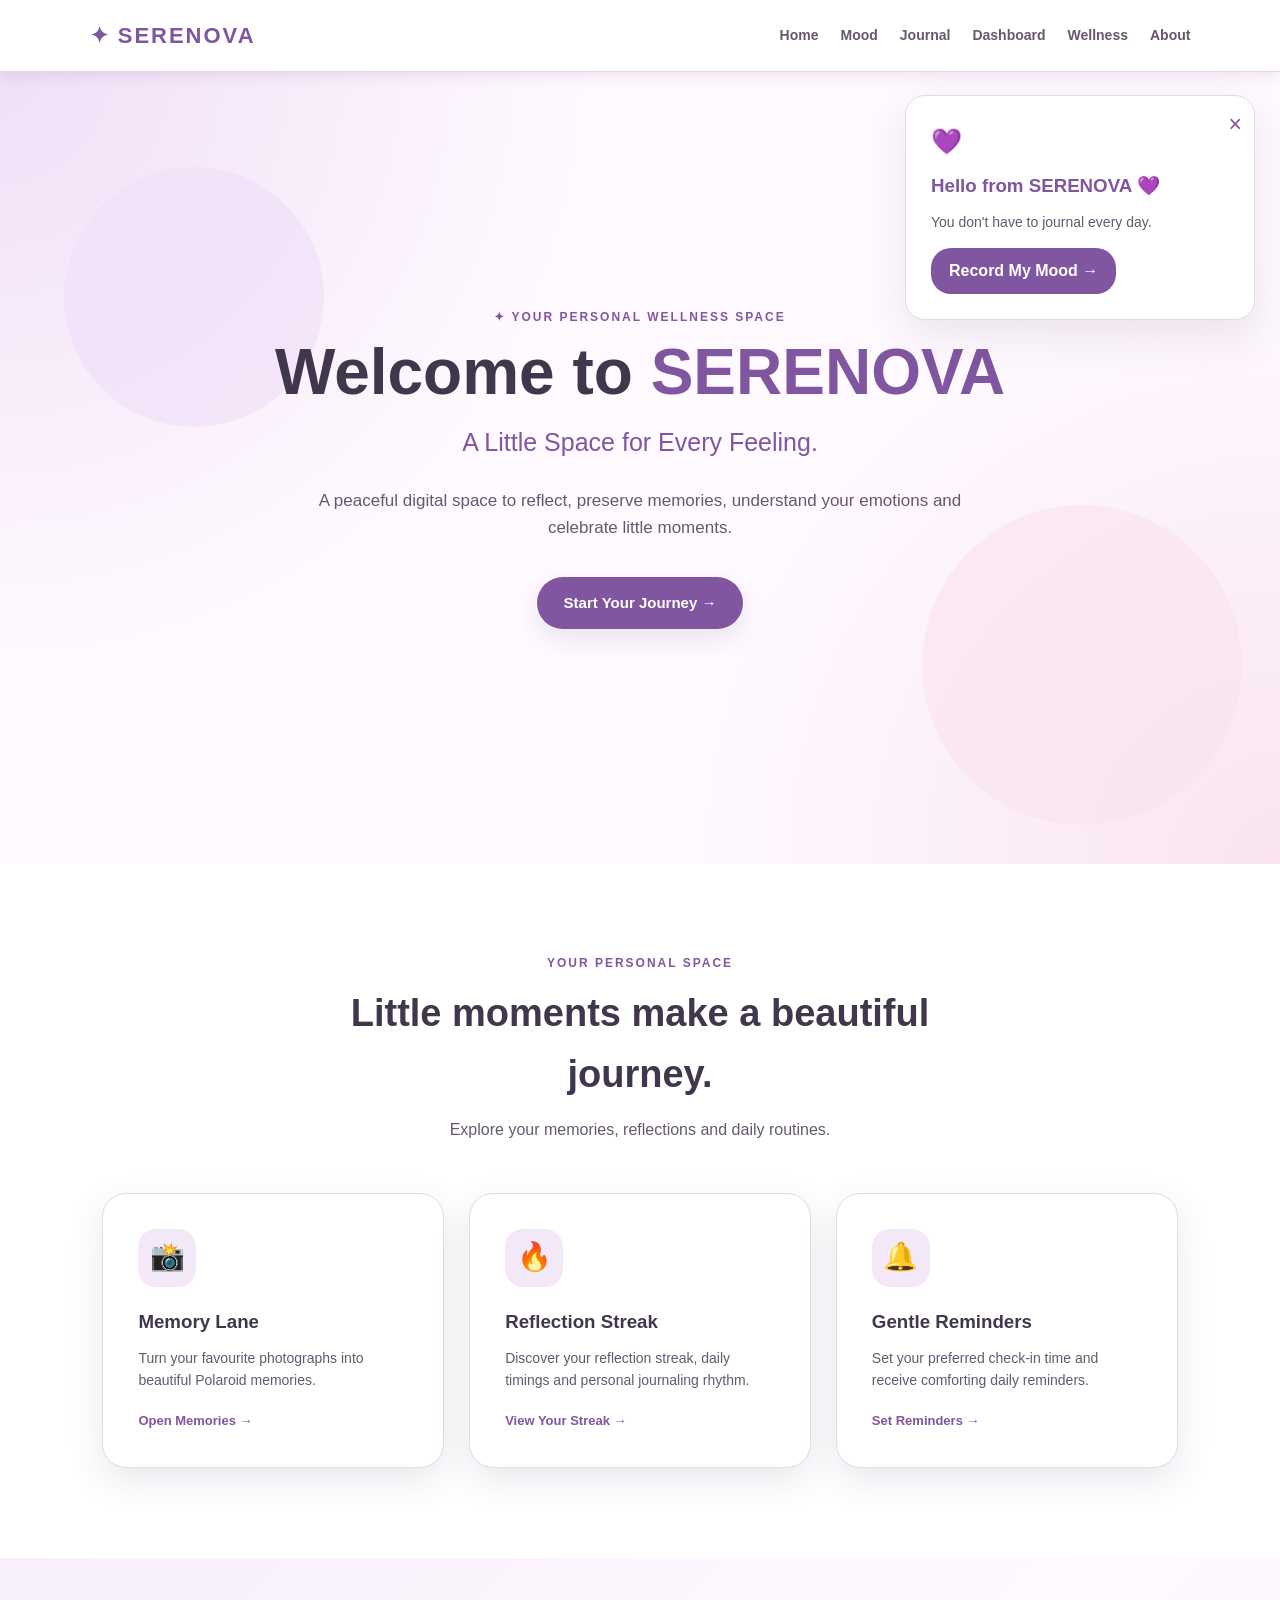
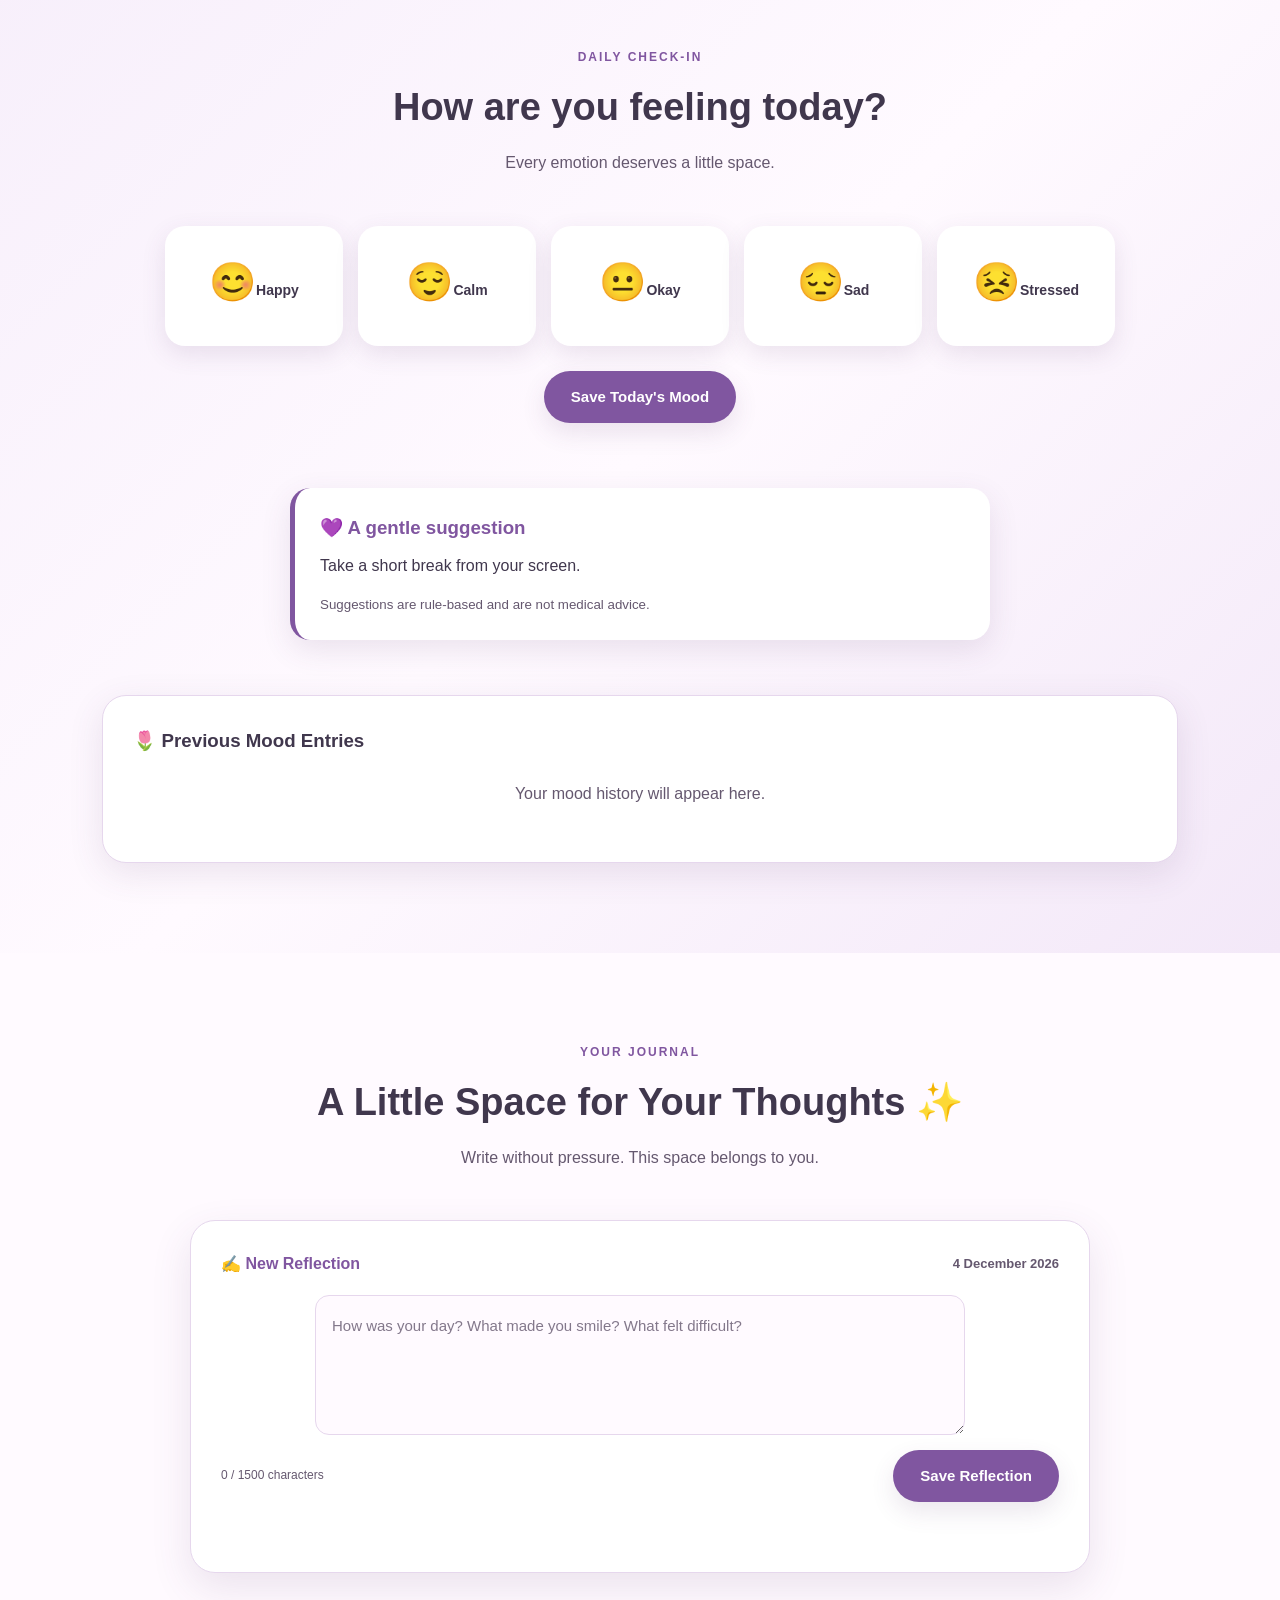
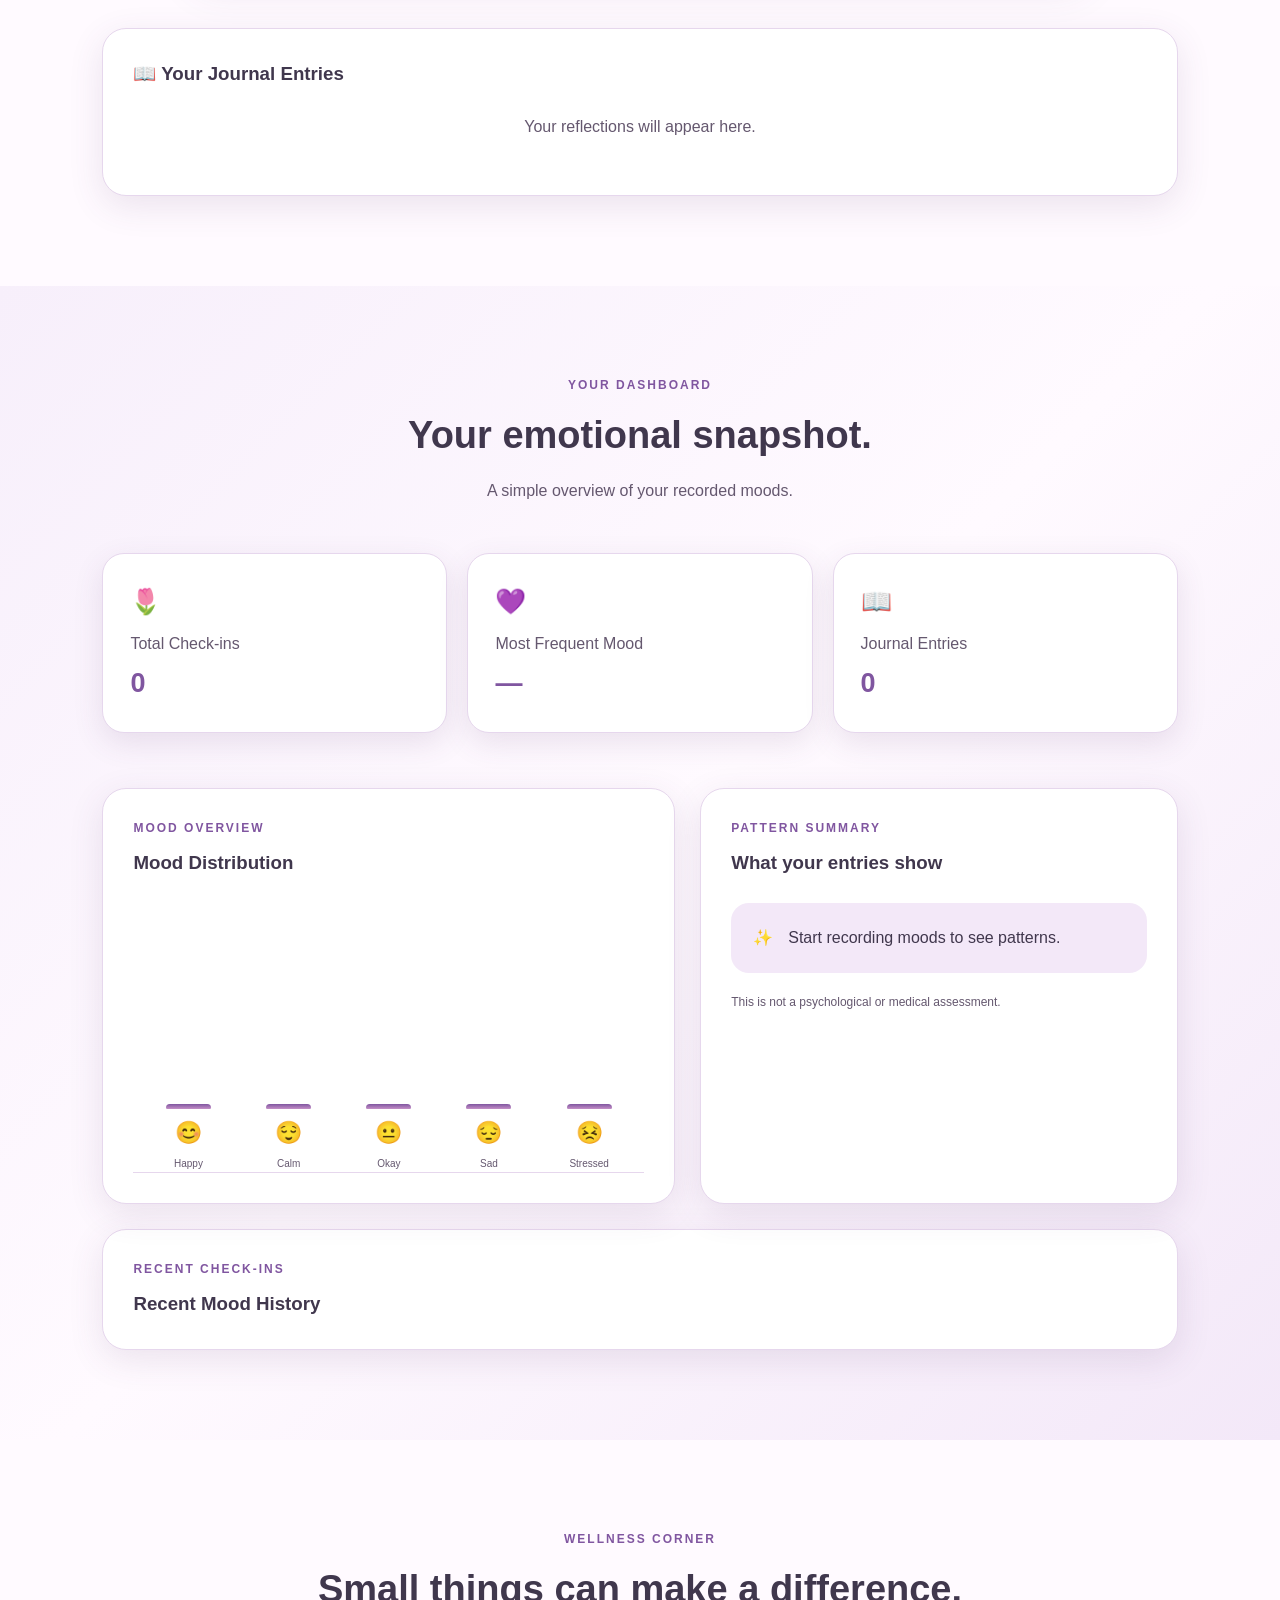
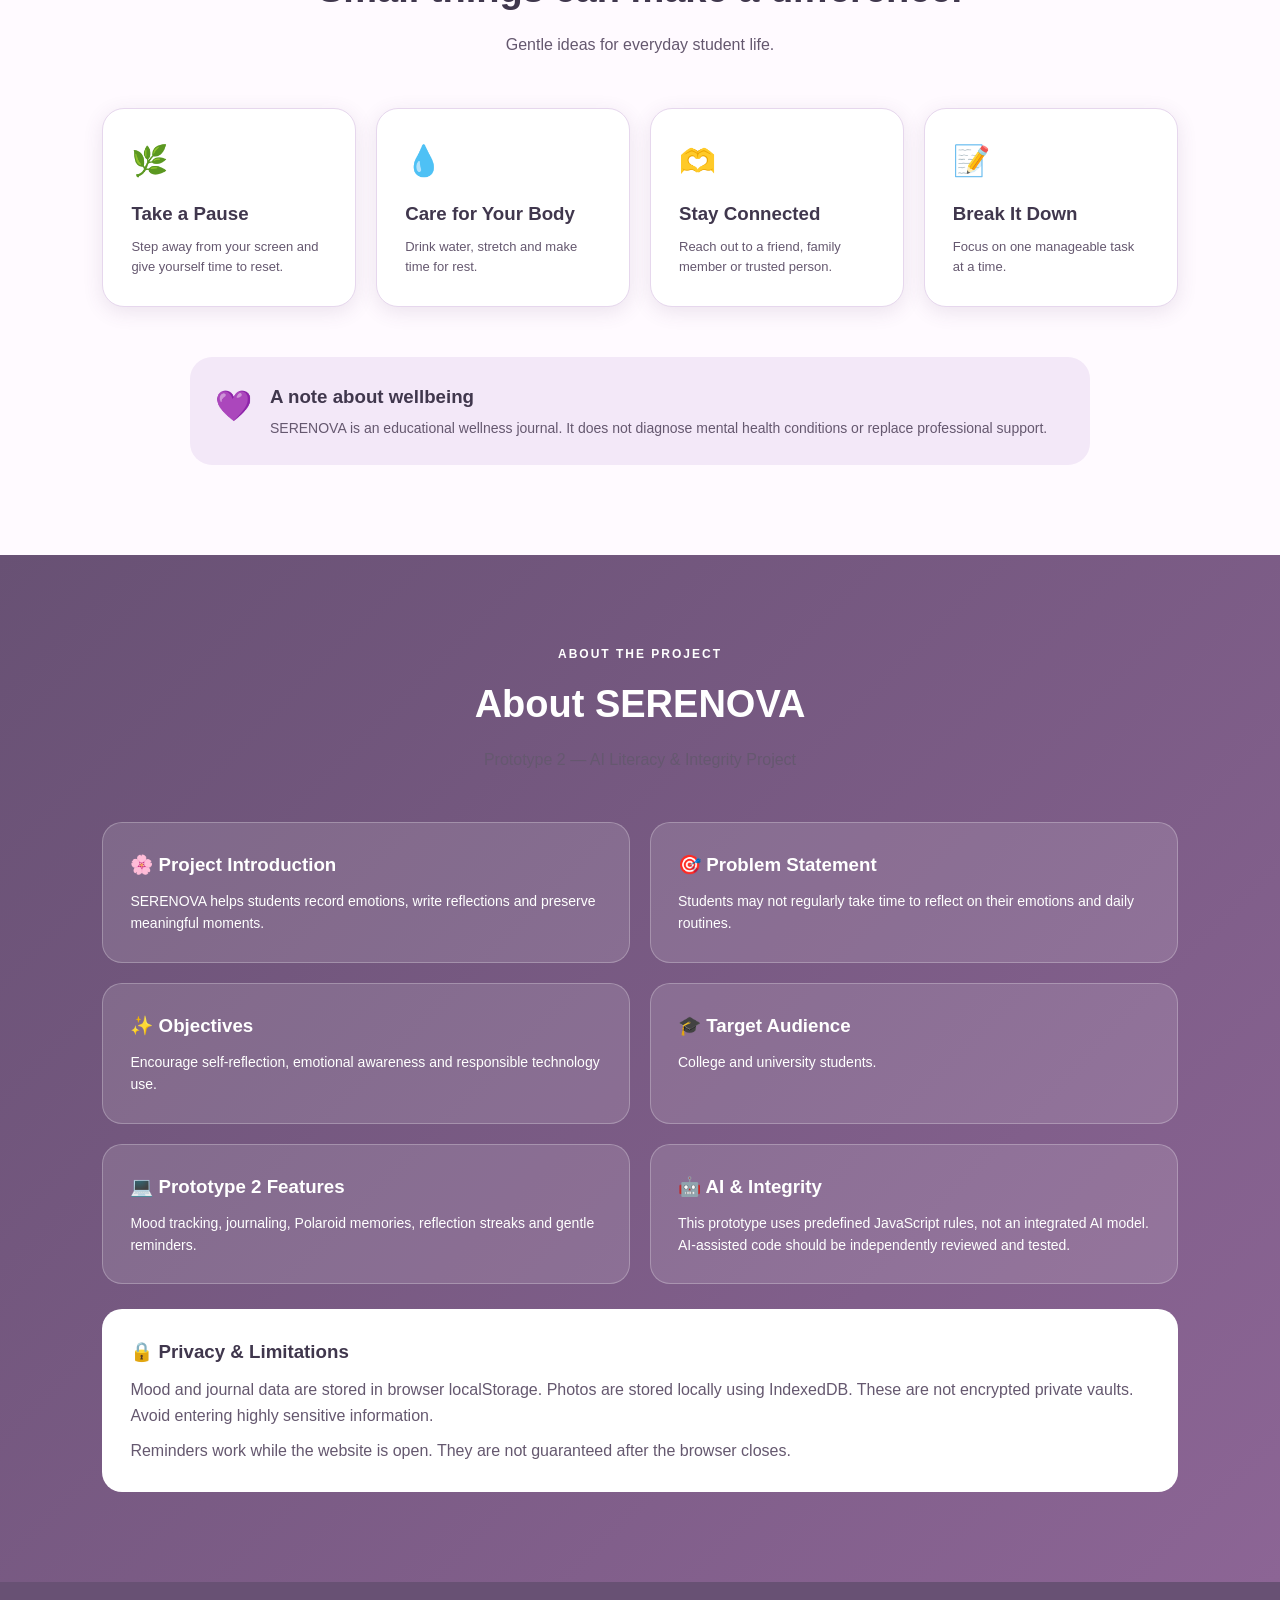
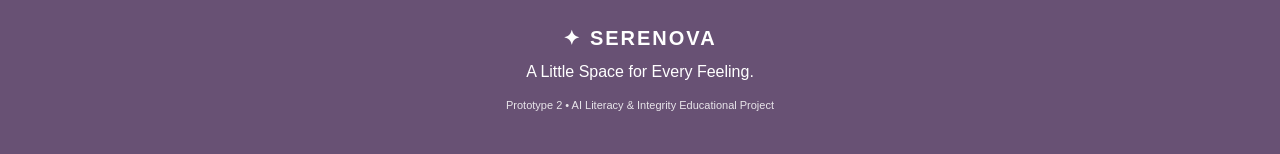
<file: 1.html>
<!DOCTYPE html>
<html lang="en">
<head>
    <meta charset="UTF-8">
    <meta name="viewport" content="width=device-width, initial-scale=1.0">
    <title>SERENOVA | Mood & Wellness Journal</title>
    <link rel="stylesheet" href="2.css">
</head>
<body>

<!-- NAVIGATION -->
<nav class="navbar">
    <div class="logo">✦ SERENOVA</div>
    <div class="nav-links">
        <a href="#home">Home</a>
        <a href="#mood">Mood</a>
        <a href="#journal">Journal</a>
        <a href="#dashboard">Dashboard</a>
        <a href="#wellness">Wellness</a>
        <a href="#about">About</a>
    </div>
</nav>

<!-- HOMEPAGE -->
<section id="home" class="hero">
    <div class="hero-decoration decoration-one"></div>
    <div class="hero-decoration decoration-two"></div>
    <div class="hero-content">
        <p class="small-heading">✦ YOUR PERSONAL WELLNESS SPACE</p>
        <h1>Welcome to <span>SERENOVA</span></h1>
        <h2>A Little Space for Every Feeling.</h2>
        <p class="hero-text">
            A peaceful digital space to reflect, preserve memories,
            understand your emotions and celebrate little moments.
        </p>
        <a href="#mood" class="primary-button">Start Your Journey →</a>
    </div>
</section>

<!-- INTERACTIVE HOMEPAGE CARDS -->
<section class="intro-section">
    <div class="section-heading">
        <p class="small-heading">YOUR PERSONAL SPACE</p>
        <h2>Little moments make a beautiful journey.</h2>
        <p>Explore your memories, reflections and daily routines.</p>
    </div>

    <div class="feature-grid">
        <button class="feature-card" data-open="memoryPopup">
            <div class="feature-icon">📸</div>
            <h3>Memory Lane</h3>
            <p>
                Turn your favourite photographs into beautiful
                Polaroid memories.
            </p>
            <span class="card-link">Open Memories →</span>
        </button>

        <button class="feature-card" data-open="streakPopup">
            <div class="feature-icon">🔥</div>
            <h3>Reflection Streak</h3>
            <p>
                Discover your reflection streak, daily timings
                and personal journaling rhythm.
            </p>
            <span class="card-link">View Your Streak →</span>
        </button>

        <button class="feature-card" data-open="reminderPopup">
            <div class="feature-icon">🔔</div>
            <h3>Gentle Reminders</h3>
            <p>
                Set your preferred check-in time and receive
                comforting daily reminders.
            </p>
            <span class="card-link">Set Reminders →</span>
        </button>
    </div>
</section>

<!-- MOOD TRACKER -->
<section id="mood" class="page-section soft-section">
    <div class="section-heading">
        <p class="small-heading">DAILY CHECK-IN</p>
        <h2>How are you feeling today?</h2>
        <p>Every emotion deserves a little space.</p>
    </div>

    <div class="mood-container">
        <div class="mood-options">
            <button class="mood-button" data-mood="Happy" data-emoji="😊">
                <span>😊</span>Happy
            </button>
            <button class="mood-button" data-mood="Calm" data-emoji="😌">
                <span>😌</span>Calm
            </button>
            <button class="mood-button" data-mood="Okay" data-emoji="😐">
                <span>😐</span>Okay
            </button>
            <button class="mood-button" data-mood="Sad" data-emoji="😔">
                <span>😔</span>Sad
            </button>
            <button class="mood-button" data-mood="Stressed" data-emoji="😣">
                <span>😣</span>Stressed
            </button>
        </div>

        <button id="saveMoodButton" class="primary-button normal-button">
            Save Today's Mood
        </button>
        <p id="moodMessage" class="status-message" role="status"></p>

        <div id="moodSuggestion" class="suggestion-box hidden">
            <h3>💜 A gentle suggestion</h3>
            <p id="suggestionText"></p>
            <small>
                Suggestions are rule-based and are not medical advice.
            </small>
        </div>
    </div>

    <div class="history-card">
        <h3>🌷 Previous Mood Entries</h3>
        <div id="moodHistory"></div>
    </div>
</section>

<!-- JOURNAL -->
<section id="journal" class="page-section">
    <div class="section-heading journal-heading">
        <p class="small-heading">YOUR JOURNAL</p>
        <h2>A Little Space for Your Thoughts ✨</h2>
        <p>Write without pressure. This space belongs to you.</p>
    </div>

    <div class="journal-box">
        <div class="journal-top">
            <span>✍️ New Reflection</span>
            <span id="currentDate"></span>
        </div>

        <textarea id="journalInput" maxlength="1500"
            placeholder="How was your day? What made you smile? What felt difficult?"></textarea>

        <div class="journal-bottom">
            <span id="characterCount">0 / 1500 characters</span>
            <button id="saveJournalButton" class="primary-button">
                Save Reflection
            </button>
        </div>
        <p id="journalMessage" class="status-message" role="status"></p>
    </div>

    <div class="journal-history">
        <h3>📖 Your Journal Entries</h3>
        <div id="journalEntries"></div>
    </div>
</section>

<!-- DASHBOARD -->
<section id="dashboard" class="page-section soft-section">
    <div class="section-heading">
        <p class="small-heading">YOUR DASHBOARD</p>
        <h2>Your emotional snapshot.</h2>
        <p>A simple overview of your recorded moods.</p>
    </div>

    <div class="stats-grid">
        <div class="stat-card">
            <span class="stat-icon">🌷</span>
            <p>Total Check-ins</p>
            <h3 id="totalMoodEntries">0</h3>
        </div>
        <div class="stat-card">
            <span class="stat-icon">💜</span>
            <p>Most Frequent Mood</p>
            <h3 id="frequentMood">—</h3>
        </div>
        <div class="stat-card">
            <span class="stat-icon">📖</span>
            <p>Journal Entries</p>
            <h3 id="totalJournalEntries">0</h3>
        </div>
    </div>

    <div class="dashboard-grid">
        <div class="dashboard-card">
            <p class="small-heading">MOOD OVERVIEW</p>
            <h3>Mood Distribution</h3>
            <div id="moodChart" class="chart">
                <div class="chart-column">
                    <div id="happyBar" class="chart-bar"></div>
                    <span>😊</span><small>Happy</small>
                </div>
                <div class="chart-column">
                    <div id="calmBar" class="chart-bar"></div>
                    <span>😌</span><small>Calm</small>
                </div>
                <div class="chart-column">
                    <div id="okayBar" class="chart-bar"></div>
                    <span>😐</span><small>Okay</small>
                </div>
                <div class="chart-column">
                    <div id="sadBar" class="chart-bar"></div>
                    <span>😔</span><small>Sad</small>
                </div>
                <div class="chart-column">
                    <div id="stressedBar" class="chart-bar"></div>
                    <span>😣</span><small>Stressed</small>
                </div>
            </div>
        </div>

        <div class="dashboard-card">
            <p class="small-heading">PATTERN SUMMARY</p>
            <h3>What your entries show</h3>
            <div class="pattern-box">
                <span>✨</span>
                <p id="patternSummary">
                    Start recording moods to see your summary.
                </p>
            </div>
            <p class="dashboard-note">
                This is not a psychological or medical assessment.
            </p>
        </div>
    </div>

    <div class="dashboard-card recent-card">
        <p class="small-heading">RECENT CHECK-INS</p>
        <h3>Recent Mood History</h3>
        <div id="recentMoodHistory"></div>
    </div>
</section>

<!-- WELLNESS -->
<section id="wellness" class="page-section">
    <div class="section-heading">
        <p class="small-heading">WELLNESS CORNER</p>
        <h2>Small things can make a difference.</h2>
        <p>Gentle ideas for everyday student life.</p>
    </div>

    <div class="wellness-grid">
        <div class="wellness-card">
            <span>🌿</span>
            <h3>Take a Pause</h3>
            <p>Step away from your screen and give yourself time to reset.</p>
        </div>
        <div class="wellness-card">
            <span>💧</span>
            <h3>Care for Your Body</h3>
            <p>Drink water, stretch and make time for rest.</p>
        </div>
        <div class="wellness-card">
            <span>🫶</span>
            <h3>Stay Connected</h3>
            <p>Reach out to a friend, family member or trusted person.</p>
        </div>
        <div class="wellness-card">
            <span>📝</span>
            <h3>Break It Down</h3>
            <p>Focus on one manageable task at a time.</p>
        </div>
    </div>

    <div class="safety-note">
        <span>💜</span>
        <div>
            <h3>A note about wellbeing</h3>
            <p>
                SERENOVA is an educational wellness journal.
                It does not diagnose mental health conditions or
                replace professional support.
            </p>
        </div>
    </div>
</section>

<!-- ABOUT -->
<section id="about" class="page-section about-section">
    <div class="section-heading light-heading">
        <p class="small-heading">ABOUT THE PROJECT</p>
        <h2>About SERENOVA</h2>
        <p>Prototype 2 — AI Literacy & Integrity Project</p>
    </div>

    <div class="about-grid">
        <div class="about-card">
            <h3>🌸 Project Introduction</h3>
            <p>
                SERENOVA helps students record emotions,
                write reflections and preserve meaningful moments.
            </p>
        </div>
        <div class="about-card">
            <h3>🎯 Problem Statement</h3>
            <p>
                Students may not regularly take time to reflect
                on their emotions and daily routines.
            </p>
        </div>
        <div class="about-card">
            <h3>✨ Objectives</h3>
            <p>
                Encourage self-reflection, emotional awareness
                and responsible technology use.
            </p>
        </div>
        <div class="about-card">
            <h3>🎓 Target Audience</h3>
            <p>College and university students.</p>
        </div>
        <div class="about-card">
            <h3>💻 Prototype 2 Features</h3>
            <p>
                Mood tracking, journaling, Polaroid memories,
                reflection streaks and gentle reminders.
            </p>
        </div>
        <div class="about-card">
            <h3>🤖 AI & Integrity</h3>
            <p>
                This prototype uses predefined JavaScript rules,
                not an integrated AI model. AI-assisted code
                should be independently reviewed and tested.
            </p>
        </div>
    </div>

    <div class="privacy-box">
        <h3>🔒 Privacy & Limitations</h3>
        <p>
            Mood and journal data are stored in browser localStorage.
            Photos are stored locally using IndexedDB.
            These are not encrypted private vaults.
            Avoid entering highly sensitive information.
        </p>
        <p>
            Reminders work while the website is open.
            They are not guaranteed after the browser closes.
        </p>
    </div>
</section>

<!-- MEMORY LANE POPUP -->
<div id="memoryPopup" class="popup-overlay hidden" role="dialog"
     aria-modal="true" aria-labelledby="memoryTitle">
    <div class="popup-content">
        <button class="close-popup" data-close="memoryPopup"
                aria-label="Close Memory Lane">×</button>
        <p class="small-heading">YOUR LITTLE MOMENTS</p>
        <h2 id="memoryTitle">📸 Memory Lane</h2>
        <p>Some moments deserve to stay a little longer.</p>

        <div class="memory-form">
            <label for="memoryPhoto">Choose a photograph</label>
            <input type="file" id="memoryPhoto" accept="image/*">

            <div id="photoPreview" class="photo-preview hidden">
                <img id="previewImage" alt="Selected memory">
            </div>

            <label for="memoryCaption">Your memory caption</label>
            <input type="text" id="memoryCaption" maxlength="100"
                   placeholder="A moment worth remembering...">

            <button id="saveMemoryButton" class="primary-button">
                Save My Memory 💜
            </button>
            <p id="memoryMessage" class="status-message" role="status"></p>
        </div>

        <h3>Your Polaroid Collection</h3>
        <div id="memoryGallery" class="memory-gallery"></div>
    </div>
</div>

<!-- REFLECTION STREAK POPUP -->
<div id="streakPopup" class="popup-overlay hidden" role="dialog"
     aria-modal="true" aria-labelledby="streakTitle">
    <div class="popup-content">
        <button class="close-popup" data-close="streakPopup"
                aria-label="Close Reflection Streak">×</button>
        <p class="small-heading">YOUR REFLECTION JOURNEY</p>
        <h2 id="streakTitle">🔥 Reflection Streak</h2>
        <p>Every little reflection is worth appreciating.</p>

        <div class="streak-stats">
            <div class="streak-stat">
                <span>🔥</span>
                <h3 id="currentStreak">0</h3>
                <p>Current Streak</p>
            </div>
            <div class="streak-stat">
                <span>🌟</span>
                <h3 id="longestStreak">0</h3>
                <p>Longest Streak</p>
            </div>
            <div class="streak-stat">
                <span>🕘</span>
                <h3 id="usualTime">—</h3>
                <p>Usual Reflection Time</p>
            </div>
        </div>

        <h3>🕰️ Your Reflection Timeline</h3>
        <div id="reflectionTimeline"></div>

        <div class="sleep-suggestion">
            <h3>🌙 A Gentle Rest Reminder</h3>
            <p id="sleepMessage">
                Your rest matters as much as your reflections.
            </p>
        </div>
        <p class="dashboard-note">
            Reflection times do not establish actual sleep habits.
        </p>
    </div>
</div>

<!-- REMINDER SETTINGS POPUP -->
<div id="reminderPopup" class="popup-overlay hidden" role="dialog"
     aria-modal="true" aria-labelledby="reminderTitle">
    <div class="popup-content">
        <button class="close-popup" data-close="reminderPopup"
                aria-label="Close Reminders">×</button>
        <p class="small-heading">A LITTLE CHECK-IN</p>
        <h2 id="reminderTitle">🔔 Gentle Reminders</h2>
        <p>Choose a comfortable time for your daily reflection.</p>

        <div class="reminder-form">
            <label for="reminderTime">Preferred reminder time</label>
            <input type="time" id="reminderTime" value="21:30">

            <label class="check-label">
                <input type="checkbox" id="remindersEnabled" checked>
                Enable gentle reminders
            </label>

            <button id="saveReminderButton" class="primary-button">
                Save Reminder Settings
            </button>
            <p id="reminderMessage" class="status-message" role="status"></p>
        </div>

        <div class="sleep-suggestion">
            <h3>💜 Your Time, Your Pace</h3>
            <p>
                Reflection is optional. You can change your reminder
                time or disable reminders whenever you wish.
            </p>
        </div>
    </div>
</div>

<!-- TOP RIGHT NOTIFICATION -->
<div id="welcomeNotification" class="welcome-notification hidden"
     role="status">
    <button id="closeNotification" class="notification-close"
            aria-label="Dismiss notification">×</button>
    <span class="notification-icon">💜</span>
    <h3 id="notificationTitle">Hello from SERENOVA!</h3>
    <p id="notificationText"></p>
    <button id="notificationAction" class="notification-action">
        Check In →
    </button>
</div>

<!-- FOOTER -->
<footer>
    <div class="footer-logo">✦ SERENOVA</div>
    <p>A Little Space for Every Feeling.</p>
    <p class="footer-small">
        Prototype 2 • AI Literacy & Integrity Educational Project
    </p>
</footer>

<script src="3.js"></script>
</body>
</html>
</file>
<file: 2.css>
/* SERENOVA - COMPLETE STYLESHEET */
/* Six pastel themes and interactive journal stickers */

/* ---------- THEME VARIABLES ---------- */

:root,
:root[data-theme="lavender"] {
    --primary: #8056a0;
    --primary-hover: #674080;
    --accent: #c48fc7;
    --background: #fffaff;
    --soft: #f7effb;
    --surface: #ffffff;
    --surface-alt: #f3e8f8;
    --text: #40374d;
    --muted: #65586f;
    --border: #e6d7ed;
    --shadow: rgba(92,54,109,0.12);
    --hero-one: #f1dff7;
    --hero-two: #f9e4ef;
    --about-one: #685174;
    --about-two: #8c6595;
    --on-primary: #ffffff;
}

:root[data-theme="blue"] {
    --primary: #326e9c;
    --primary-hover: #235477;
    --accent: #8dbbdc;
    --background: #f5fbff;
    --soft: #edf7ff;
    --surface: #ffffff;
    --surface-alt: #e3f1fc;
    --text: #25445b;
    --muted: #4e677b;
    --border: #cbdfea;
    --shadow: rgba(42,96,140,0.12);
    --hero-one: #d9ecfc;
    --hero-two: #e3f7fc;
    --about-one: #315a7b;
    --about-two: #568db3;
    --on-primary: #ffffff;
}

:root[data-theme="green"] {
    --primary: #426e59;
    --primary-hover: #315743;
    --accent: #9ac5a7;
    --background: #f6fbf6;
    --soft: #edf7ef;
    --surface: #ffffff;
    --surface-alt: #e1f1e5;
    --text: #294b39;
    --muted: #536c5d;
    --border: #cce2d2;
    --shadow: rgba(54,105,71,0.12);
    --hero-one: #e0f1e3;
    --hero-two: #eef8dd;
    --about-one: #365b47;
    --about-two: #6a987b;
    --on-primary: #ffffff;
}

:root[data-theme="yellow"] {
    --primary: #80601f;
    --primary-hover: #624915;
    --accent: #e4c878;
    --background: #fffdf5;
    --soft: #fff8e4;
    --surface: #ffffff;
    --surface-alt: #faefd0;
    --text: #514225;
    --muted: #70613e;
    --border: #ecddb0;
    --shadow: rgba(117,92,35,0.12);
    --hero-one: #fff0c7;
    --hero-two: #fff6dc;
    --about-one: #76602d;
    --about-two: #a28a4a;
    --on-primary: #ffffff;
}

:root[data-theme="pink"] {
    --primary: #985575;
    --primary-hover: #773c58;
    --accent: #e2a5c1;
    --background: #fff8fb;
    --soft: #fff0f6;
    --surface: #ffffff;
    --surface-alt: #fae5ee;
    --text: #60394d;
    --muted: #7b5b6d;
    --border: #f0d3e1;
    --shadow: rgba(143,69,104,0.12);
    --hero-one: #fce0ed;
    --hero-two: #ffeaf1;
    --about-one: #81465e;
    --about-two: #b67891;
    --on-primary: #ffffff;
}

:root[data-theme="peach"] {
    --primary: #995d46;
    --primary-hover: #79432e;
    --accent: #e9b39b;
    --background: #fff9f5;
    --soft: #fff0e6;
    --surface: #ffffff;
    --surface-alt: #fae5d8;
    --text: #603e32;
    --muted: #7e5d4d;
    --border: #efd8ca;
    --shadow: rgba(139,82,58,0.12);
    --hero-one: #fce1d1;
    --hero-two: #fff0dd;
    --about-one: #815442;
    --about-two: #b98770;
    --on-primary: #ffffff;
}

/* ---------- GLOBAL ---------- */

* {
    margin: 0;
    padding: 0;
    box-sizing: border-box;
}

html {
    scroll-behavior: smooth;
    scroll-padding-top: 100px;
}

body {
    font-family: "Segoe UI", Arial, sans-serif;
    background: var(--background);
    color: var(--text);
    line-height: 1.6;
    transition: background 0.35s, color 0.35s;
}

button, input, textarea {
    font: inherit;
}

button {
    cursor: pointer;
}

a {
    color: var(--primary);
}

.hidden {
    display: none !important;
}

:focus-visible {
    outline: 3px solid var(--primary);
    outline-offset: 3px;
}

/* ---------- NAVIGATION ---------- */

.navbar {
    position: sticky;
    top: 0;
    z-index: 1000;
    display: flex;
    justify-content: space-between;
    align-items: center;
    gap: 20px;
    padding: 18px 7%;
    background: var(--surface);
    border-bottom: 1px solid var(--border);
    box-shadow: 0 3px 15px var(--shadow);
}

.logo {
    font-size: 22px;
    font-weight: 800;
    letter-spacing: 2px;
    color: var(--primary);
    text-decoration: none;
    white-space: nowrap;
}

.nav-links {
    display: flex;
    align-items: center;
    flex-wrap: wrap;
    gap: 22px;
}

.nav-links a {
    text-decoration: none;
    color: var(--muted);
    font-size: 14px;
    font-weight: 600;
}

.nav-links a:hover {
    color: var(--primary);
}

.theme-nav {
    border: 1px solid var(--border);
    background: var(--surface-alt);
    color: var(--primary);
    padding: 9px 16px;
    border-radius: 22px;
    font-weight: 700;
    transition: 0.2s;
}

.theme-nav:hover {
    background: var(--soft);
    transform: translateY(-2px);
}

/* ---------- GENERAL SECTIONS ---------- */

.page-section {
    padding: 90px 8%;
}

.soft-section {
    background: linear-gradient(
        135deg, var(--soft), var(--background), var(--surface-alt)
    );
}

.section-heading {
    max-width: 720px;
    margin: 0 auto 50px;
    text-align: center;
}

.section-heading h2 {
    font-size: 38px;
    margin-bottom: 12px;
    color: var(--text);
}

.section-heading > p:last-child {
    color: var(--muted);
}

.small-heading {
    color: var(--primary);
    font-size: 12px;
    font-weight: 800;
    letter-spacing: 2px;
    margin-bottom: 10px;
}

/* ---------- HERO ---------- */

.hero {
    min-height: 88vh;
    position: relative;
    overflow: hidden;
    display: flex;
    align-items: center;
    justify-content: center;
    padding: 80px 8%;
    background:
        radial-gradient(circle at top left,
            var(--hero-one), transparent 40%),
        radial-gradient(circle at bottom right,
            var(--hero-two), transparent 40%),
        var(--background);
}

.hero-content {
    position: relative;
    z-index: 2;
    max-width: 850px;
    text-align: center;
}

.hero h1 {
    font-size: clamp(39px, 5vw, 65px);
    line-height: 1.1;
    color: var(--text);
    margin-bottom: 15px;
}

.hero h1 span {
    color: var(--primary);
}

.hero h2 {
    color: var(--primary);
    font-size: 25px;
    font-weight: 500;
    margin-bottom: 25px;
}

.hero-text {
    max-width: 650px;
    margin: 0 auto 35px;
    color: var(--muted);
    font-size: 17px;
}

.hero-decoration {
    position: absolute;
    border-radius: 50%;
    pointer-events: none;
}

.decoration-one {
    width: 260px;
    height: 260px;
    top: 12%;
    left: 5%;
    background: var(--hero-one);
    opacity: 0.65;
}

.decoration-two {
    width: 320px;
    height: 320px;
    bottom: 5%;
    right: 3%;
    background: var(--hero-two);
    opacity: 0.65;
}

/* ---------- BUTTONS ---------- */

.primary-button,
.preview-button {
    display: inline-block;
    border: none;
    border-radius: 30px;
    padding: 14px 27px;
    background: var(--primary);
    color: var(--on-primary);
    text-decoration: none;
    font-size: 15px;
    font-weight: 600;
    box-shadow: 0 10px 25px var(--shadow);
    transition: 0.25s;
}

.primary-button:hover {
    background: var(--primary-hover);
    transform: translateY(-3px);
}

.normal-button {
    margin-top: 25px;
}

.secondary-button {
    border: 1px solid var(--border);
    background: var(--surface-alt);
    color: var(--primary);
    padding: 13px 20px;
    border-radius: 25px;
    font-weight: 700;
}

.status-message {
    min-height: 25px;
    margin-top: 15px;
    font-weight: 600;
    color: var(--primary);
}

/* ---------- HOMEPAGE CARDS ---------- */

.intro-section {
    padding: 90px 8%;
    background: var(--surface);
}

.feature-grid {
    max-width: 1100px;
    margin: auto;
    display: grid;
    grid-template-columns: repeat(3, 1fr);
    gap: 25px;
}

.feature-card {
    width: 100%;
    text-align: left;
    padding: 35px;
    background: var(--surface);
    color: var(--text);
    border: 1px solid var(--border);
    border-radius: 24px;
    box-shadow: 0 12px 35px var(--shadow);
    transition: 0.3s;
}

.feature-card:hover {
    transform: translateY(-7px);
    border-color: var(--accent);
    box-shadow: 0 18px 40px var(--shadow);
}

.feature-icon {
    width: 58px;
    height: 58px;
    display: flex;
    justify-content: center;
    align-items: center;
    border-radius: 18px;
    background: var(--surface-alt);
    font-size: 28px;
    margin-bottom: 20px;
}

.feature-card h3 {
    margin-bottom: 10px;
    color: var(--text);
}

.feature-card p {
    color: var(--muted);
    font-size: 14px;
}

.card-link {
    display: block;
    margin-top: 20px;
    color: var(--primary);
    font-size: 13px;
    font-weight: 700;
}

/* ---------- MOOD TRACKER ---------- */

.mood-container {
    max-width: 950px;
    margin: auto;
    text-align: center;
}

.mood-options {
    display: grid;
    grid-template-columns: repeat(5, 1fr);
    gap: 15px;
}

.mood-button {
    border: 2px solid transparent;
    padding: 24px 12px;
    border-radius: 20px;
    background: var(--surface);
    color: var(--text);
    font-size: 14px;
    font-weight: 600;
    box-shadow: 0 8px 25px var(--shadow);
    transition: 0.25s;
}

.mood-button span {
    display: block;
    font-size: 38px;
    margin-bottom: 8px;
}

.mood-button:hover {
    transform: translateY(-5px);
    border-color: var(--accent);
}

.mood-button.selected {
    border-color: var(--primary);
    background: var(--surface-alt);
    transform: translateY(-5px);
}

.suggestion-box {
    max-width: 700px;
    margin: 25px auto 0;
    padding: 25px;
    text-align: left;
    background: var(--surface);
    border-radius: 20px;
    border-left: 5px solid var(--primary);
    box-shadow: 0 10px 30px var(--shadow);
}

.suggestion-box h3 {
    color: var(--primary);
    margin-bottom: 10px;
}

.suggestion-box small {
    display: block;
    color: var(--muted);
    margin-top: 15px;
}

/* ---------- HISTORY ---------- */

.history-card,
.journal-history,
.dashboard-card {
    max-width: 1100px;
    margin: 55px auto 0;
    background: var(--surface);
    border: 1px solid var(--border);
    border-radius: 24px;
    padding: 30px;
    box-shadow: 0 10px 35px var(--shadow);
}

.history-card h3,
.journal-history h3,
.dashboard-card h3 {
    color: var(--text);
}

.empty-message {
    color: var(--muted);
    text-align: center;
    padding: 25px;
}

.history-entry,
.recent-entry {
    display: flex;
    justify-content: space-between;
    align-items: center;
    gap: 15px;
    padding: 16px;
    border-bottom: 1px solid var(--border);
}

.history-mood {
    display: flex;
    align-items: center;
    gap: 12px;
}

.history-emoji {
    font-size: 27px;
}

/* ---------- JOURNAL ---------- */

.journal-box {
    max-width: 900px;
    margin: auto;
    background: var(--surface);
    border: 1px solid var(--border);
    border-radius: 25px;
    padding: 30px;
    box-shadow: 0 15px 40px var(--shadow);
}

.journal-top,
.journal-bottom {
    display: flex;
    justify-content: space-between;
    align-items: center;
    gap: 20px;
}

.journal-top {
    font-weight: 600;
    color: var(--primary);
    margin-bottom: 18px;
}

#currentDate {
    color: var(--muted);
    font-size: 13px;
}

.journal-input-label {
    display: block;
    margin: 15px 0 10px;
    font-size: 13px;
    font-weight: 700;
    color: var(--primary);
}

#journalInput {
    width: 100%;
    min-height: 230px;
    resize: vertical;
    border: 1px solid var(--border);
    border-radius: 18px;
    padding: 20px;
    background: var(--background);
    color: var(--text);
    font-size: 15px;
    line-height: 1.8;
    outline: none;
}

#journalInput::placeholder,
input::placeholder {
    color: var(--muted);
    opacity: 0.8;
}

#journalInput:focus {
    border-color: var(--primary);
    box-shadow: 0 0 0 4px var(--surface-alt);
}

.journal-bottom {
    margin-top: 15px;
}

#characterCount {
    color: var(--muted);
    font-size: 12px;
}

.journal-entry {
    padding: 22px 5px;
    border-bottom: 1px solid var(--border);
}

.journal-entry-date {
    color: var(--primary);
    font-size: 12px;
    font-weight: 700;
    margin-bottom: 8px;
}

.journal-entry-text {
    white-space: pre-wrap;
    overflow-wrap: anywhere;
    color: var(--text);
    font-size: 15px;
    line-height: 1.9;
}

.delete-button {
    border: none;
    background: var(--surface-alt);
    color: var(--primary);
    border-radius: 15px;
    padding: 8px 14px;
    margin-top: 15px;
    font-size: 12px;
}

.delete-button:hover {
    background: var(--soft);
}

/* ---------- JOURNAL STICKER COLLECTION ---------- */

.sticker-toolbar {
    display: flex;
    align-items: center;
    flex-wrap: wrap;
    gap: 15px;
    margin-bottom: 18px;
}

.sticker-toggle {
    display: inline-flex;
    align-items: center;
    gap: 9px;
    border: 1px solid var(--border);
    border-radius: 25px;
    background: var(--surface-alt);
    color: var(--primary);
    padding: 11px 20px;
    font-size: 13px;
    font-weight: 700;
    transition: 0.25s;
}

.sticker-toggle:hover {
    background: var(--soft);
    transform: translateY(-2px);
    border-color: var(--accent);
}

.sticker-arrow {
    font-size: 18px;
}

.sticker-hint {
    color: var(--muted);
    font-size: 12px;
}

.sticker-collection {
    margin: 15px 0 25px;
    padding: 24px;
    border: 1px solid var(--border);
    border-radius: 22px;
    background: linear-gradient(
        135deg, var(--surface), var(--surface-alt)
    );
    box-shadow: 0 8px 25px var(--shadow);
    animation: stickerAppear 0.25s ease;
}

@keyframes stickerAppear {
    from {
        opacity: 0;
        transform: translateY(-8px);
    }
    to {
        opacity: 1;
        transform: translateY(0);
    }
}

.sticker-header {
    display: flex;
    align-items: flex-start;
    justify-content: space-between;
    gap: 15px;
}

.sticker-header h3 {
    color: var(--primary);
    font-size: 19px;
}

.sticker-close {
    width: 32px;
    height: 32px;
    border: none;
    border-radius: 50%;
    background: var(--surface);
    color: var(--primary);
    font-size: 22px;
}

.sticker-description {
    color: var(--muted);
    font-size: 13px;
    margin: 12px 0 20px;
}

.sticker-tabs {
    display: flex;
    flex-wrap: wrap;
    gap: 8px;
    margin-bottom: 20px;
}

.sticker-tab {
    border: 1px solid var(--border);
    border-radius: 20px;
    padding: 8px 13px;
    background: var(--surface);
    color: var(--muted);
    font-size: 12px;
    font-weight: 600;
    transition: 0.2s;
}

.sticker-tab:hover,
.sticker-tab.active {
    background: var(--primary);
    color: var(--on-primary);
    border-color: var(--primary);
}

.sticker-grid {
    display: grid;
    grid-template-columns: repeat(8, 1fr);
    gap: 10px;
}

.sticker-item {
    display: flex;
    align-items: center;
    justify-content: center;
    aspect-ratio: 1;
    border: 1px solid var(--border);
    border-radius: 15px;
    background: var(--surface);
    font-size: 27px;
    transition: 0.2s;
}

.sticker-item:hover {
    transform: translateY(-4px) scale(1.06);
    background: var(--soft);
    border-color: var(--accent);
    box-shadow: 0 5px 15px var(--shadow);
}

.sticker-item:active {
    transform: scale(0.95);
}

.sticker-message {
    margin-top: 15px;
    min-height: 20px;
    color: var(--primary);
    font-size: 12px;
    font-weight: 600;
}

/* ---------- DASHBOARD ---------- */

.stats-grid {
    max-width: 1100px;
    margin: auto;
    display: grid;
    grid-template-columns: repeat(3, 1fr);
    gap: 20px;
}

.stat-card {
    background: var(--surface);
    border: 1px solid var(--border);
    border-radius: 22px;
    padding: 27px;
    box-shadow: 0 10px 30px var(--shadow);
}

.stat-icon {
    font-size: 25px;
}

.stat-card p {
    color: var(--muted);
    margin-top: 10px;
}

.stat-card h3 {
    margin-top: 5px;
    font-size: 27px;
    color: var(--primary);
    overflow-wrap: anywhere;
}

.dashboard-grid {
    max-width: 1100px;
    margin: auto;
    display: grid;
    grid-template-columns: 1.2fr 1fr;
    gap: 25px;
}

.dashboard-grid .dashboard-card {
    width: 100%;
}

.chart {
    height: 270px;
    display: flex;
    justify-content: space-around;
    align-items: flex-end;
    gap: 10px;
    margin-top: 25px;
    border-bottom: 1px solid var(--border);
    padding: 15px 10px 0;
}

.chart-column {
    height: 100%;
    display: flex;
    flex-direction: column;
    justify-content: flex-end;
    align-items: center;
    flex: 1;
    gap: 6px;
}

.chart-bar {
    width: 45px;
    height: 5px;
    min-height: 5px;
    max-height: 160px;
    background: linear-gradient(
        180deg, var(--primary), var(--accent)
    );
    border-radius: 12px 12px 4px 4px;
    transition: height 0.5s;
}

.chart-column span {
    font-size: 22px;
}

.chart-column .bar-count {
    font-size: 12px;
    font-weight: 700;
    color: var(--primary);
}

.chart-column small {
    font-size: 10px;
    color: var(--muted);
}

.pattern-box {
    display: flex;
    gap: 15px;
    padding: 22px;
    background: var(--surface-alt);
    border-radius: 18px;
    margin-top: 25px;
}

.dashboard-note {
    margin-top: 20px;
    color: var(--muted);
    font-size: 12px;
}

.recent-card {
    margin-top: 25px;
}

/* ---------- WELLNESS ---------- */

.wellness-grid {
    max-width: 1100px;
    margin: auto;
    display: grid;
    grid-template-columns: repeat(4, 1fr);
    gap: 20px;
}

.wellness-card {
    padding: 28px;
    background: var(--surface);
    border: 1px solid var(--border);
    border-radius: 22px;
    box-shadow: 0 5px 20px var(--shadow);
    transition: 0.3s;
}

.wellness-card:hover {
    transform: translateY(-5px);
}

.wellness-card span {
    font-size: 30px;
}

.wellness-card h3 {
    margin: 14px 0 8px;
    color: var(--text);
}

.wellness-card p {
    color: var(--muted);
    font-size: 13px;
}

.safety-note {
    max-width: 900px;
    margin: 50px auto 0;
    padding: 25px;
    display: flex;
    gap: 18px;
    background: var(--surface-alt);
    border-radius: 22px;
}

.safety-note > span {
    font-size: 30px;
}

.safety-note p {
    color: var(--muted);
    margin-top: 5px;
    font-size: 14px;
}

/* ---------- ABOUT ---------- */

.about-section {
    background: linear-gradient(
        135deg, var(--about-one), var(--about-two)
    );
}

.light-heading h2,
.light-heading p {
    color: white;
}

.light-heading .small-heading {
    color: white;
}

.about-grid {
    max-width: 1100px;
    margin: auto;
    display: grid;
    grid-template-columns: repeat(2, 1fr);
    gap: 20px;
}

.about-card {
    background: rgba(255,255,255,0.12);
    border: 1px solid rgba(255,255,255,0.25);
    border-radius: 20px;
    padding: 27px;
    color: white;
}

.about-card h3 {
    margin-bottom: 10px;
}

.about-card p {
    color: white;
    font-size: 14px;
}

.privacy-box {
    max-width: 1100px;
    margin: 25px auto 0;
    padding: 28px;
    border-radius: 20px;
    background: var(--surface);
    color: var(--text);
}

.privacy-box p {
    margin-top: 10px;
    color: var(--muted);
}

/* ---------- POPUPS ---------- */

.popup-overlay {
    position: fixed;
    inset: 0;
    z-index: 2000;
    background: rgba(24,24,30,0.60);
    display: flex;
    justify-content: center;
    align-items: center;
    padding: 20px;
}

.popup-content {
    position: relative;
    width: 100%;
    max-width: 850px;
    max-height: 90vh;
    overflow-y: auto;
    background: var(--background);
    color: var(--text);
    border: 1px solid var(--border);
    border-radius: 28px;
    padding: 35px;
    box-shadow: 0 25px 70px rgba(0,0,0,0.20);
    animation: popupAppear 0.3s ease;
}

@keyframes popupAppear {
    from {
        opacity: 0;
        transform: translateY(15px) scale(0.97);
    }
    to {
        opacity: 1;
        transform: translateY(0) scale(1);
    }
}

.popup-content h2 {
    color: var(--primary);
    font-size: 32px;
    margin-bottom: 10px;
}

.popup-content > p {
    color: var(--muted);
    margin-bottom: 20px;
}

.close-popup {
    position: absolute;
    top: 15px;
    right: 20px;
    border: none;
    background: var(--surface-alt);
    color: var(--primary);
    width: 38px;
    height: 38px;
    border-radius: 50%;
    font-size: 25px;
}

/* ---------- THEME PICKER ---------- */

.theme-popup {
    max-width: 750px;
}

.theme-grid {
    display: grid;
    grid-template-columns: repeat(3, 1fr);
    gap: 15px;
    margin: 25px 0;
}

.theme-choice {
    display: flex;
    flex-direction: column;
    align-items: center;
    gap: 5px;
    padding: 20px 12px;
    border: 2px solid var(--border);
    border-radius: 20px;
    background: var(--surface);
    color: var(--text);
    transition: 0.25s;
}

.theme-choice:hover {
    transform: translateY(-4px);
    border-color: var(--primary);
}

.theme-choice.active {
    border-color: var(--primary);
    background: var(--surface-alt);
    box-shadow: 0 8px 25px var(--shadow);
}

.theme-choice small {
    color: var(--muted);
    font-size: 11px;
}

.theme-swatch {
    display: flex;
    align-items: center;
    justify-content: center;
    width: 56px;
    height: 56px;
    border-radius: 50%;
    font-size: 25px;
    margin-bottom: 8px;
}

.lavender-swatch { background: #e5d3f2; }
.blue-swatch { background: #cfe9fa; }
.green-swatch { background: #d5ebd8; }
.yellow-swatch { background: #fff0bf; }
.pink-swatch { background: #f9d6e6; }
.peach-swatch { background: #f9ddcc; }

.theme-preview {
    background: var(--surface-alt);
    border: 1px solid var(--border);
    border-radius: 22px;
    padding: 25px;
    margin: 20px 0;
}

.theme-preview h3 {
    color: var(--text);
    margin-bottom: 10px;
}

.theme-preview p {
    color: var(--muted);
    margin-bottom: 18px;
}

/* ---------- MEMORY LANE ---------- */

.memory-form,
.reminder-form {
    display: flex;
    flex-direction: column;
    gap: 12px;
    margin: 25px 0;
}

.memory-form label,
.reminder-form label {
    color: var(--text);
    font-weight: 600;
}

.memory-form input,
.reminder-form input[type="time"] {
    width: 100%;
    padding: 13px;
    border: 1px solid var(--border);
    border-radius: 14px;
    background: var(--surface);
    color: var(--text);
}

.photo-preview {
    width: 220px;
    padding: 12px 12px 35px;
    background: white;
    box-shadow: 0 8px 25px var(--shadow);
    transform: rotate(-2deg);
    margin: 15px auto;
}

.photo-preview img {
    width: 100%;
    height: 190px;
    object-fit: cover;
}

.memory-gallery {
    display: grid;
    grid-template-columns: repeat(auto-fill, minmax(170px,1fr));
    gap: 30px;
    margin-top: 25px;
}

.polaroid {
    min-width: 0;
    padding: 12px 12px 20px;
    background: white;
    color: #45384b;
    text-align: center;
    box-shadow: 0 8px 25px var(--shadow);
    transform: rotate(-2deg);
    transition: 0.3s;
}

.polaroid:nth-child(even) {
    transform: rotate(2deg);
}

.polaroid:hover {
    transform: rotate(0) scale(1.03);
}

.polaroid img {
    width: 100%;
    height: 160px;
    object-fit: cover;
}

.polaroid p {
    margin-top: 12px;
    overflow-wrap: anywhere;
}

.polaroid small {
    display: block;
    margin-top: 5px;
    color: #756879;
}

/* ---------- REFLECTION STREAK ---------- */

.streak-stats {
    display: grid;
    grid-template-columns: repeat(3,1fr);
    gap: 15px;
    margin: 30px 0;
}

.streak-stat {
    text-align: center;
    padding: 25px 12px;
    border: 1px solid var(--border);
    border-radius: 20px;
    background: var(--surface);
}

.streak-stat span {
    font-size: 30px;
}

.streak-stat h3 {
    color: var(--primary);
    font-size: 28px;
    margin-top: 10px;
}

.streak-stat p {
    color: var(--muted);
    font-size: 12px;
}

.timeline-entry {
    display: flex;
    justify-content: space-between;
    gap: 15px;
    padding: 15px;
    border-bottom: 1px solid var(--border);
}

.sleep-suggestion {
    margin-top: 25px;
    padding: 22px;
    border-left: 4px solid var(--primary);
    border-radius: 18px;
    background: var(--surface-alt);
}

.sleep-suggestion h3 {
    margin-bottom: 8px;
    color: var(--primary);
}

/* ---------- REMINDERS ---------- */

.check-label {
    display: flex;
    align-items: center;
    gap: 10px;
}

.check-label input {
    width: 18px;
    height: 18px;
    accent-color: var(--primary);
}

/* ---------- NOTIFICATION ---------- */

.welcome-notification {
    position: fixed;
    top: 95px;
    right: 25px;
    z-index: 1500;
    width: min(350px, calc(100vw - 40px));
    padding: 25px;
    background: var(--surface);
    border: 1px solid var(--border);
    border-radius: 20px;
    box-shadow: 0 15px 45px var(--shadow);
    animation: popupAppear 0.4s ease;
}

.notification-icon {
    font-size: 25px;
}

.welcome-notification h3 {
    color: var(--primary);
    margin: 10px 0;
}

.welcome-notification p {
    color: var(--muted);
    font-size: 14px;
}

.notification-close {
    position: absolute;
    top: 10px;
    right: 12px;
    border: none;
    background: transparent;
    color: var(--primary);
    font-size: 23px;
}

.notification-action {
    margin-top: 15px;
    padding: 10px 18px;
    border: none;
    border-radius: 20px;
    background: var(--primary);
    color: var(--on-primary);
    font-weight: 600;
}

/* ---------- FOOTER ---------- */

footer {
    text-align: center;
    padding: 40px 20px;
    background: var(--about-one);
    color: white;
}

.footer-logo {
    font-size: 20px;
    font-weight: 800;
    letter-spacing: 2px;
    margin-bottom: 5px;
}

.footer-small {
    color: white;
    opacity: 0.85;
    font-size: 11px;
    margin-top: 12px;
}

/* ---------- RESPONSIVE DESIGN ---------- */

@media (max-width: 900px) {
    .navbar {
        flex-direction: column;
        gap: 15px;
    }

    .nav-links {
        justify-content: center;
        gap: 14px;
    }

    .feature-grid,
    .stats-grid {
        grid-template-columns: 1fr;
    }

    .mood-options {
        grid-template-columns: repeat(3,1fr);
    }

    .dashboard-grid {
        grid-template-columns: 1fr;
    }

    .wellness-grid {
        grid-template-columns: repeat(2,1fr);
    }

    .sticker-grid {
        grid-template-columns: repeat(6,1fr);
    }
}

@media (max-width: 600px) {
    .page-section,
    .intro-section {
        padding: 70px 5%;
    }

    .hero {
        min-height: 75vh;
        padding: 60px 6%;
    }

    .hero h2 {
        font-size: 20px;
    }

    .section-heading h2 {
        font-size: 30px;
    }

    .mood-options {
        grid-template-columns: repeat(2,1fr);
    }

    .wellness-grid,
    .about-grid {
        grid-template-columns: 1fr;
    }

    .journal-top,
    .journal-bottom {
        align-items: flex-start;
        flex-direction: column;
    }

    .chart-bar {
        width: 28px;
    }

    .chart-column small {
        font-size: 9px;
    }

    .popup-content {
        padding: 25px 18px;
    }

    .theme-grid {
        grid-template-columns: repeat(2,1fr);
    }

    .streak-stats {
        grid-template-columns: 1fr;
    }

    .welcome-notification {
        top: 15px;
        right: 15px;
    }

    .history-entry,
    .recent-entry {
        flex-wrap: wrap;
    }

    .sticker-collection {
        padding: 16px;
    }

    .sticker-grid {
        grid-template-columns: repeat(5,1fr);
        gap: 7px;
    }

    .sticker-item {
        font-size: 23px;
        border-radius: 11px;
    }

    .sticker-hint {
        width: 100%;
    }
}

@media (max-width: 380px) {
    .sticker-grid {
        grid-template-columns: repeat(4,1fr);
    }
}

@media (prefers-reduced-motion: reduce) {
    *, *::before, *::after {
        animation-duration: 0.01ms !important;
        transition-duration: 0.01ms !important;
        scroll-behavior: auto !important;
    }
}

/* ==========================================
   SERENOVA - CUSTOM FLORAL BRAND LOGO
   ========================================== */

.logo {
    display: inline-flex;
    align-items: center;
    gap: 12px;
    text-decoration: none;
    white-space: nowrap;
}

/* Lotus-inspired flower symbol */
.serenova-logo-symbol {
    width: 48px;
    height: 48px;
    flex-shrink: 0;
    display: block;
    transition: transform 0.35s ease;
}

/* Brand name */
.logo-name {
    font-family: Georgia, "Times New Roman", serif;
    font-size: 25px;
    font-weight: 500;
    letter-spacing: 2.5px;
    color: var(--primary);
}

/* Gentle hover interaction */
.logo:hover .serenova-logo-symbol {
    transform: translateY(-2px);
}

/* Mobile responsiveness */
@media (max-width: 600px) {
    .serenova-logo-symbol {
        width: 38px;
        height: 38px;
    }

    .logo-name {
        font-size: 21px;
        letter-spacing: 1.5px;
    }

    .logo {
        gap: 8px;
    }
}

/* Accessibility */
@media (prefers-reduced-motion: reduce) {
    .serenova-logo-symbol {
        transition: none;
    }
}

/* ========================================
   SERENOVA - JOURNAL WRITING INSPIRATION
   ======================================== */

.journal-inspiration {
    background: linear-gradient(
        135deg,
        var(--surface),
        var(--surface-alt)
    );
    border: 1px solid var(--border);
    border-radius: 22px;
    padding: 25px;
    margin: 20px 0 25px;
    box-shadow: 0 8px 25px var(--shadow);
}

.inspiration-heading {
    display: flex;
    justify-content: space-between;
    align-items: center;
    gap: 15px;
}

.inspiration-heading h3 {
    color: var(--primary);
    font-size: 21px;
}

.inspiration-icon {
    font-size: 30px;
}

.inspiration-description {
    color: var(--muted);
    font-size: 13px;
    margin: 12px 0 18px;
}

.prompt-display {
    display: flex;
    align-items: flex-start;
    gap: 12px;
    background: var(--surface);
    border: 1px solid var(--border);
    border-radius: 16px;
    padding: 20px;
    min-height: 85px;
}

.prompt-decoration {
    font-size: 23px;
}

#journalPrompt {
    color: var(--text);
    font-size: 15px;
    line-height: 1.7;
    font-style: italic;
}

.prompt-actions {
    display: flex;
    flex-wrap: wrap;
    gap: 12px;
    margin-top: 18px;
}

.shuffle-prompt,
.use-prompt {
    padding: 11px 19px;
    border-radius: 25px;
    font-size: 13px;
    font-weight: 700;
    transition: 0.25s;
}

.shuffle-prompt {
    background: var(--surface);
    color: var(--primary);
    border: 1px solid var(--border);
}

.use-prompt {
    background: var(--primary);
    color: var(--on-primary);
    border: 1px solid var(--primary);
}

.shuffle-prompt:hover {
    background: var(--soft);
    transform: translateY(-2px);
}

.use-prompt:hover {
    background: var(--primary-hover);
    transform: translateY(-2px);
}

.prompt-note {
    color: var(--muted);
    font-size: 12px;
    margin-top: 15px;
}

/* MOBILE RESPONSIVENESS */

@media (max-width: 600px) {
    .journal-inspiration {
        padding: 18px;
    }

    .inspiration-heading h3 {
        font-size: 18px;
    }

    .prompt-actions {
        flex-direction: column;
    }

    .shuffle-prompt,
    .use-prompt {
        width: 100%;
    }

    .prompt-display {
        padding: 15px;
    }
}

/* ==========================================
   SERENOVA - THEME RESPONSIVE FLORAL LOGO
   ========================================== */

/* DEFAULT LAVENDER THEME */

:root,
:root[data-theme="lavender"] {
    --flower-light: #EBCFE9;
    --flower-medium: #C9A5DB;
    --flower-dark: #8056A0;
}

/* BABY BLUE THEME */

:root[data-theme="blue"] {
    --flower-light: #DDF1FF;
    --flower-medium: #9FCBEA;
    --flower-dark: #326E9C;
}

/* SAGE GREEN THEME */

:root[data-theme="green"] {
    --flower-light: #DDF1DF;
    --flower-medium: #A5CFB0;
    --flower-dark: #426E59;
}

/* BUTTER YELLOW THEME */

:root[data-theme="yellow"] {
    --flower-light: #FFF3C9;
    --flower-medium: #E8D18C;
    --flower-dark: #80601F;
}

/* BLUSH PINK THEME */

:root[data-theme="pink"] {
    --flower-light: #FCE0EC;
    --flower-medium: #E8B0C9;
    --flower-dark: #985575;
}

/* PASTEL PEACH THEME */

:root[data-theme="peach"] {
    --flower-light: #FFE5D5;
    --flower-medium: #EAB69F;
    --flower-dark: #995D46;
}

/* LOGO STYLING */

.logo {
    display: inline-flex;
    align-items: center;
    gap: 12px;
    text-decoration: none;
    white-space: nowrap;
}

.serenova-logo-symbol {
    width: 48px;
    height: 48px;
    display: block;
    flex-shrink: 0;
}

/* BRAND NAME ALSO CHANGES WITH THE THEME */

.logo-name {
    font-family: Georgia, "Times New Roman", serif;
    font-size: 25px;
    font-weight: 500;
    letter-spacing: 2.5px;
    color: var(--primary);
    transition: color 0.3s ease;
}

/* RESPONSIVE DESIGN */

@media (max-width: 600px) {
    .serenova-logo-symbol {
        width: 38px;
        height: 38px;
    }

    .logo-name {
        font-size: 21px;
        letter-spacing: 1.5px;
    }
}

/* ==========================================
   SERENOVA - CREATIVE DASHBOARD FEATURES
   ========================================== */

.creative-dashboard {
    max-width:1200px;
    margin:65px auto 0;
    padding:15px 0;
}

.creative-feature-grid {
    display:grid;
    grid-template-columns:repeat(3,minmax(0,1fr));
    gap:22px;
}

.creative-feature-card {
    text-align:left;
    padding:28px;
    border:1px solid var(--border);
    border-radius:24px;
    background:var(--surface);
    color:var(--text);
    box-shadow:0 10px 30px var(--shadow);
    transition:transform .25s,border-color .25s;
}

.creative-feature-card:hover {
    transform:translateY(-5px);
    border-color:var(--primary);
}

.creative-icon {
    display:grid;
    place-items:center;
    width:62px;
    height:62px;
    margin-bottom:18px;
    border-radius:20px;
    background:var(--surface-alt);
    font-size:30px;
}

.creative-feature-card h3 {
    margin-bottom:10px;
}

.creative-feature-card p {
    color:var(--muted);
    font-size:14px;
    min-height:48px;
}

.creative-feature-card>span:last-child {
    display:block;
    margin-top:18px;
    color:var(--primary);
    font-size:13px;
    font-weight:700;
}

/* POPUP CONTENT */

.creative-popup label {
    display:block;
    margin:15px 0 8px;
    color:var(--text);
    font-weight:600;
}

.creative-popup textarea,
.creative-popup input:not([type="checkbox"]),
.creative-popup select {
    display:block;
    width:100%;
    padding:14px;
    border:1px solid var(--border);
    border-radius:14px;
    background:var(--surface);
    color:var(--text);
    font:inherit;
}

.creative-popup textarea {
    min-height:110px;
    resize:vertical;
    margin-bottom:15px;
}

.creative-popup .primary-button {
    margin-top:12px;
}

.creative-input-row {
    display:flex;
    align-items:center;
    gap:10px;
}

.creative-input-row input {
    flex:1;
    min-width:0;
}

.creative-input-row .primary-button {
    margin-top:0;
}

.creative-list {
    margin-top:20px;
    display:grid;
    gap:12px;
}

.creative-record {
    padding:15px;
    border:1px solid var(--border);
    border-radius:15px;
    background:var(--surface);
    overflow-wrap:anywhere;
}

.creative-record p {
    white-space:pre-wrap;
    margin:8px 0;
}

.creative-record small {
    color:var(--muted);
}

.creative-delete {
    margin-top:10px;
    padding:7px 13px;
    border:1px solid var(--border);
    border-radius:12px;
    background:var(--surface-alt);
    color:var(--primary);
}

.creative-detail {
    margin-top:20px;
    padding:20px;
    border:1px solid var(--border);
    border-radius:18px;
    background:var(--surface-alt);
    white-space:pre-wrap;
    overflow-wrap:anywhere;
}

.creative-check {
    display:flex!important;
    align-items:center;
    gap:10px;
    font-weight:400!important;
}

.creative-check input {
    accent-color:var(--primary);
}

/* JAR OF EMOTIONS */

.emotion-jar {
    position:relative;
    width:min(280px,90%);
    height:300px;
    margin:30px auto;
    border:5px solid rgba(157,125,185,.55);
    border-top:12px solid var(--primary);
    border-radius:25px 25px 85px 85px;
    background:linear-gradient(
        135deg,rgba(255,255,255,.65),
        rgba(204,182,230,.15)
    );
    box-shadow:inset 12px 0 25px rgba(255,255,255,.45),
               0 15px 30px var(--shadow);
    overflow:hidden;
}

.jar-stars {
    position:absolute;
    inset:15px;
    display:flex;
    align-content:flex-end;
    align-items:flex-end;
    justify-content:center;
    flex-wrap:wrap-reverse;
    gap:7px;
    overflow:hidden;
}

.jar-star {
    border:0;
    background:transparent;
    font-size:28px;
    line-height:1;
    transition:transform .2s;
}

.jar-star:hover {
    transform:scale(1.25) rotate(12deg);
}

.jar-star.lavender {color:#aa7bc5}
.jar-star.pink {color:#df91b5}
.jar-star.blue {color:#7db4df}
.jar-star.yellow {color:#d8ad45}
.jar-star.green {color:#82b693}

/* WEEKLY GOALS */

.goal-summary {
    display:grid;
    grid-template-columns:1fr 1fr;
    gap:15px;
    margin:25px 0 15px;
}

.goal-summary>div {
    display:flex;
    flex-direction:column;
    align-items:center;
    padding:22px;
    border-radius:18px;
    background:var(--surface-alt);
}

.goal-summary strong {
    font-size:30px;
    color:var(--primary);
}

.goal-summary span {
    font-size:13px;
    color:var(--muted);
}

.goal-progress {
    height:12px;
    overflow:hidden;
    border-radius:20px;
    background:var(--surface-alt);
}

#goalProgressFill {
    width:0%;
    height:100%;
    background:var(--primary);
    border-radius:20px;
    transition:width .3s;
}

.goal-row {
    display:flex;
    align-items:center;
    gap:12px;
}

.goal-row input {
    width:19px;
    height:19px;
    accent-color:var(--primary);
    flex-shrink:0;
}

.goal-row span {
    flex:1;
    overflow-wrap:anywhere;
}

.goal-row.done span {
    text-decoration:line-through;
    color:var(--muted);
}

/* INNER GARDEN */

.inner-garden {
    min-height:300px;
    padding:25px;
    display:flex;
    flex-wrap:wrap;
    align-content:flex-end;
    justify-content:center;
    align-items:flex-end;
    gap:16px;
    border-radius:25px;
    border:1px solid var(--border);
    background:linear-gradient(
        to bottom,
        var(--hero1,#f1dff7) 0%,
        var(--soft) 68%,
        #cce6bd 69%,
        #a8ce9c 100%
    );
}

.garden-flower {
    border:0;
    background:transparent;
    font-size:clamp(32px,5vw,54px);
    transition:transform .25s;
    animation:flowerGrow .6s ease both;
}

.garden-flower:hover {
    transform:scale(1.2);
}

@keyframes flowerGrow {
    from {opacity:0;transform:scale(.3) translateY(20px)}
    to {opacity:1;transform:scale(1) translateY(0)}
}

.garden-message {
    margin:15px 0;
    color:var(--muted);
    text-align:center;
}

/* FUTURE LETTERS */

.letter-envelope {
    display:flex;
    align-items:center;
    gap:15px;
}

.letter-envelope-icon {
    font-size:36px;
}

.letter-envelope-content {
    flex:1;
    min-width:0;
}

/* CONSTELLATION */

.constellation-sky {
    position:relative;
    min-height:340px;
    margin-top:20px;
    overflow:hidden;
    border-radius:24px;
    background:
        radial-gradient(circle at 25% 20%,#44386d,transparent 40%),
        linear-gradient(150deg,#14142e,#28234e,#554777);
}

.constellation-star {
    position:absolute;
    transform:translate(-50%,-50%);
    border:0;
    background:transparent;
    color:#fff2b4;
    font-size:25px;
    text-shadow:0 0 12px #fff5b0;
    transition:transform .2s;
}

.constellation-star:hover {
    transform:translate(-50%,-50%) scale(1.4);
}

/* LET IT FLOAT AWAY */

.river-scene {
    position:relative;
    height:200px;
    margin:25px 0;
    overflow:hidden;
    border-radius:25px;
    background:linear-gradient(
        to bottom,
        #e8dafa 0%,
        #d8e8ff 45%,
        #9ecbdc 46%,
        #75b8d4 100%
    );
}

.river-water {
    position:absolute;
    left:-10%;
    right:-10%;
    bottom:20%;
    height:35px;
    border-top:3px solid rgba(255,255,255,.6);
    border-radius:50%;
}

.floating-boat {
    position:absolute;
    bottom:40px;
    left:10%;
    font-size:50px;
}

.floating-boat.sailing {
    animation:boatSail 4s ease-in forwards;
}

@keyframes boatSail {
    from {left:10%;transform:translateY(0) rotate(-5deg)}
    to {left:110%;transform:translateY(10px) rotate(8deg)}
}

/* MOBILE */

@media(max-width:900px) {
    .creative-feature-grid {
        grid-template-columns:repeat(2,minmax(0,1fr));
    }
}

@media(max-width:600px) {
    .creative-feature-grid {
        grid-template-columns:1fr;
    }

    .creative-input-row {
        flex-direction:column;
        align-items:stretch;
    }

    .creative-input-row .primary-button {
        width:100%;
    }

    .creative-popup {
        padding:25px 18px;
    }
}

@media(prefers-reduced-motion:reduce) {
    .garden-flower,
    .floating-boat.sailing {
        animation:none;
    }
}

/* ==========================================
   SERENOVA - INTERACTIVE WELLNESS CORNER
   ========================================== */

.wellness-action {
    display:block;
    width:100%;
    text-align:left;
    cursor:pointer;
    transition:transform .25s,box-shadow .25s;
}

.wellness-action:hover {
    transform:translateY(-5px);
    box-shadow:0 15px 35px var(--shadow);
}

.wellness-action strong {
    display:block;
    margin-top:18px;
    color:var(--primary);
    font-size:13px;
}

.wellness-popup h3 {
    margin:20px 0 12px;
    color:var(--primary);
}

.wellness-popup input:not([type="checkbox"]),
.wellness-popup textarea {
    width:100%;
    padding:13px;
    border:1px solid var(--border);
    border-radius:14px;
    background:var(--surface);
    color:var(--text);
    font:inherit;
}

.wellness-popup textarea {
    min-height:100px;
    resize:vertical;
}

.wellness-label {
    display:block;
    margin:18px 0 8px;
    font-weight:600;
}

.wellness-actions,
.wellness-input-row {
    display:flex;
    gap:12px;
    flex-wrap:wrap;
    align-items:center;
    margin:20px 0;
}

.wellness-input-row input {
    flex:1;
    min-width:180px;
}

.wellness-status {
    margin:15px 0;
    color:var(--primary);
    font-size:14px;
}

.wellness-disclaimer {
    margin-top:20px;
    color:var(--muted);
    font-size:12px;
}

/* BREATHING EXERCISE */

.breathing-area {
    display:flex;
    justify-content:center;
    align-items:center;
    min-height:290px;
}

.breathing-circle {
    width:190px;
    height:190px;
    border-radius:50%;
    display:flex;
    flex-direction:column;
    justify-content:center;
    align-items:center;
    gap:8px;
    background:radial-gradient(circle,var(--surface),var(--surface-alt));
    border:4px solid var(--accent);
    box-shadow:0 15px 40px var(--shadow);
    transition:transform 4s ease-in-out;
}

.breathing-circle span {
    color:var(--primary);
    font-weight:700;
}

.breathing-circle strong {
    font-size:34px;
    color:var(--primary);
}

.breathing-circle.breathe-in {
    transform:scale(1.25);
}

.breathing-circle.breathe-out {
    transform:scale(.9);
}

/* SELF-CARE */

.selfcare-list {
    display:grid;
    gap:13px;
    margin:25px 0;
}

.selfcare-list label {
    display:flex;
    align-items:center;
    gap:12px;
    padding:15px;
    border:1px solid var(--border);
    border-radius:15px;
    background:var(--surface);
    cursor:pointer;
}

.selfcare-list input,
.wellness-records input[type="checkbox"] {
    width:19px;
    height:19px;
    accent-color:var(--primary);
    flex-shrink:0;
}

.selfcare-progress {
    height:12px;
    margin-top:20px;
    border-radius:20px;
    background:var(--surface-alt);
    overflow:hidden;
}

#selfcareProgressFill,
#taskProgressFill {
    height:100%;
    width:0%;
    background:var(--primary);
    border-radius:20px;
    transition:width .3s;
}

/* CONNECTION PROMPTS */

.connection-prompt {
    display:flex;
    align-items:center;
    gap:15px;
    padding:25px;
    margin:20px 0;
    border:1px solid var(--border);
    border-radius:20px;
    background:var(--surface-alt);
}

.connection-prompt span {
    font-size:30px;
}

.connection-prompt p {
    color:var(--text);
}

/* SAVED RECORDS */

.wellness-records {
    display:grid;
    gap:12px;
    margin-top:20px;
}

.wellness-record {
    padding:15px;
    border:1px solid var(--border);
    border-radius:15px;
    background:var(--surface);
    overflow-wrap:anywhere;
}

.wellness-record p {
    white-space:pre-wrap;
}

.wellness-record small {
    display:block;
    margin-top:7px;
    color:var(--muted);
}

.wellness-record button {
    margin-top:10px;
    border:1px solid var(--border);
    border-radius:12px;
    background:var(--surface-alt);
    color:var(--primary);
    padding:7px 12px;
}

.wellness-task-row {
    display:flex;
    align-items:center;
    gap:12px;
}

.wellness-task-row span {
    flex:1;
    overflow-wrap:anywhere;
}

.wellness-task-row.completed span {
    text-decoration:line-through;
    color:var(--muted);
}

/* RESPONSIVE DESIGN */

@media(max-width:600px) {
    .wellness-actions,
    .wellness-input-row {
        flex-direction:column;
        align-items:stretch;
    }

    .wellness-actions button,
    .wellness-input-row button {
        width:100%;
    }

    .breathing-circle {
        width:160px;
        height:160px;
    }
}

@media(prefers-reduced-motion:reduce) {
    .breathing-circle {
        transition:none;
    }

    #selfcareProgressFill,
    #taskProgressFill {
        transition:none;
    }
}

/* SERENOVA - WELLNESS CORNER REFINEMENTS */

.wellness-action {
    display: flex;
    flex-direction: column;
    align-items: flex-start;
    text-align: left;
    min-height: 240px;
    background: var(--surface);
    color: var(--text);
    border: 1px solid var(--border);
    border-radius: 22px;
    padding: 28px;
    transition: transform 0.25s, box-shadow 0.25s;
}

.wellness-action:hover {
    transform: translateY(-4px);
    box-shadow: 0 14px 30px var(--shadow);
}

.wellness-action:focus-visible {
    outline: 3px solid var(--primary);
    outline-offset: 3px;
}

.wellness-action span {
    font-size: 30px;
    margin-bottom: 12px;
}

.wellness-action h3 {
    color: var(--text);
    margin-bottom: 10px;
}

.wellness-action p {
    color: var(--muted);
    font-size: 14px;
    line-height: 1.7;
}

.wellness-action strong {
    margin-top: auto;
    padding-top: 20px;
    color: var(--primary);
    font-size: 13px;
}

.wellness-disclaimer {
    color: var(--muted);
    font-size: 12px;
    line-height: 1.6;
    margin-top: 18px;
}

@media (max-width: 600px) {
    .wellness-action {
        min-height: auto;
        padding: 22px;
    }
}

@media (prefers-reduced-motion: reduce) {
    .wellness-action {
        transition: none;
    }
}

/* ==========================================
   SERENOVA - EDIT REFLECTION FEATURE
   ========================================== */

.edit-reflection-popup {
    max-width: 600px;
}

.edit-reflection-popup label {
    display: block;
    margin: 20px 0 8px;
    font-size: 14px;
    font-weight: 600;
    color: var(--text);
}

.edit-reflection-popup input,
.edit-reflection-popup textarea {
    width: 100%;
    padding: 14px 16px;
    border: 1px solid var(--border);
    border-radius: 14px;
    background: var(--surface);
    color: var(--text);
    font-family: inherit;
    font-size: 14px;
    line-height: 1.7;
    box-sizing: border-box;
}

.edit-reflection-popup textarea {
    resize: vertical;
    min-height: 180px;
}

.edit-reflection-popup input:focus,
.edit-reflection-popup textarea:focus {
    outline: 2px solid var(--primary);
    outline-offset: 2px;
}

.edit-character-count {
    text-align: right;
    font-size: 12px;
    color: var(--muted);
    margin-top: 8px;
}

.edit-reflection-actions {
    display: flex;
    justify-content: flex-end;
    flex-wrap: wrap;
    gap: 12px;
    margin-top: 22px;
}

.edit-reflection-actions button {
    padding: 12px 20px;
    border-radius: 25px;
    cursor: pointer;
}

.journal-entry-title {
    color: var(--primary);
    font-size: 18px;
    font-weight: 700;
    margin: 10px 0;
    overflow-wrap: anywhere;
}

.journal-entry-actions {
    display: flex;
    flex-wrap: wrap;
    gap: 10px;
    margin-top: 15px;
}

.edit-entry-button {
    padding: 9px 16px;
    border: 1px solid var(--border);
    border-radius: 20px;
    background: var(--surface-alt);
    color: var(--primary);
    font-size: 13px;
    font-weight: 600;
    cursor: pointer;
}

.edit-entry-button:hover {
    background: var(--soft);
}

.edit-entry-button:focus-visible {
    outline: 2px solid var(--primary);
    outline-offset: 3px;
}

@media (max-width: 600px) {
    .edit-reflection-popup {
        padding: 22px 18px;
    }

    .edit-reflection-actions {
        flex-direction: column-reverse;
    }

    .edit-reflection-actions button {
        width: 100%;
    }
}

/* ======================================
   SERENOVA - 60 SECOND GUIDED PAUSE
   ====================================== */

.breathing-area {
    display: flex;
    justify-content: center;
    align-items: center;
    min-height: 290px;
}

.breathing-circle {
    width: 190px;
    height: 190px;
    border-radius: 50%;
    background: var(--surface-alt);
    border: 4px solid var(--primary);
    display: flex;
    flex-direction: column;
    justify-content: center;
    align-items: center;
    gap: 12px;
    text-align: center;
    padding: 15px;
    box-shadow: 0 12px 30px var(--shadow);
    transition: transform 3s ease-in-out;
}

.breathing-circle span {
    color: var(--primary);
    font-size: 15px;
    font-weight: 600;
}

.breathing-circle strong {
    color: var(--text);
    font-size: 42px;
    font-weight: 700;
}

.breathing-circle.breathe-in {
    transform: scale(1.15);
}

.breathing-circle.breathe-out {
    transform: scale(0.95);
}

.wellness-actions {
    display: flex;
    justify-content: center;
    gap: 12px;
    flex-wrap: wrap;
    margin-top: 20px;
}

.wellness-actions button {
    min-height: 44px;
}

.wellness-status {
    text-align: center;
    color: var(--primary);
    font-weight: 500;
    margin-top: 15px;
}

@media (max-width: 600px) {
    .breathing-circle {
        width: 160px;
        height: 160px;
    }

    .wellness-actions {
        flex-direction: column;
    }

    .wellness-actions button {
        width: 100%;
    }
}

@media (prefers-reduced-motion: reduce) {
    .breathing-circle {
        transition: none;
    }
}

/* ==========================================
   SERENOVA - AI TRANSPARENCY & PRIVACY
   ========================================== */

.transparency-centre {
    max-width: 1000px;
    margin: 60px auto 0;
    padding: 35px;
    background: var(--surface);
    border: 1px solid var(--border);
    border-radius: 25px;
    box-shadow: 0 12px 35px var(--shadow);
    color: var(--text);
}

.transparency-heading {
    text-align: center;
    margin-bottom: 30px;
}

.transparency-heading h2 {
    color: var(--primary);
    font-size: clamp(24px, 4vw, 34px);
    margin: 12px 0;
}

.transparency-heading p {
    color: var(--muted);
    line-height: 1.7;
}

.transparency-list {
    display: grid;
    gap: 14px;
}

.transparency-item {
    background: var(--surface-alt);
    border: 1px solid var(--border);
    border-radius: 15px;
    padding: 18px 22px;
    transition: border-color 0.2s ease;
}

.transparency-item[open] {
    border-color: var(--primary);
}

.transparency-item summary {
    cursor: pointer;
    font-size: 15px;
    font-weight: 600;
    color: var(--text);
    line-height: 1.5;
}

.transparency-item summary:focus-visible {
    outline: 3px solid var(--primary);
    outline-offset: 5px;
    border-radius: 4px;
}

.transparency-item p {
    color: var(--muted);
    line-height: 1.8;
    font-size: 14px;
    margin: 15px 0 0;
}

.transparency-item button {
    margin-top: 20px;
    min-height: 44px;
}

.transparency-status {
    color: var(--primary) !important;
    font-weight: 600;
}

.transparency-footer {
    margin-top: 30px;
    text-align: center;
    color: var(--primary);
    font-size: 14px;
    font-weight: 600;
}

@media (max-width: 600px) {
    .transparency-centre {
        padding: 22px 16px;
        margin-top: 35px;
    }

    .transparency-item {
        padding: 15px;
    }

    .transparency-item button {
        width: 100%;
    }
}

@media (prefers-reduced-motion: reduce) {
    .transparency-item {
        transition: none;
    }
}

/* ==========================================
   SERENOVA - PIN REFLECTION FEATURE
   ========================================== */

.pin-entry-button {
    padding: 9px 16px;
    border: 1px solid var(--border);
    border-radius: 20px;
    background: var(--surface-alt);
    color: var(--primary);
    font-size: 13px;
    font-weight: 600;
    font-family: inherit;
    cursor: pointer;
    transition: background 0.2s, transform 0.2s;
}

.pin-entry-button:hover {
    background: var(--soft, var(--surface-alt));
    transform: translateY(-2px);
}

.pin-entry-button:focus-visible {
    outline: 3px solid var(--primary);
    outline-offset: 3px;
}

.pin-entry-button[aria-pressed="true"] {
    background: var(--primary);
    color: white;
    border-color: var(--primary);
}

.pinned-reflection {
    border: 1px solid var(--primary);
    border-radius: 16px;
    background: var(--surface);
}

.journal-entry-actions {
    display: flex;
    align-items: center;
    gap: 10px;
    flex-wrap: wrap;
    margin-top: 15px;
}

@media (max-width: 600px) {
    .journal-entry-actions {
        gap: 8px;
    }

    .pin-entry-button {
        font-size: 12px;
        padding: 9px 12px;
    }
}

@media (prefers-reduced-motion: reduce) {
    .pin-entry-button {
        transition: none;
    }
}

/* ==========================================
   MOOD-BASED WELLNESS RECOMMENDATIONS
   ========================================== */

.mood-wellness-panel {
    max-width: 800px;
    margin: 25px auto 35px;
    padding: 28px;
    background: var(--surface);
    border: 1px solid var(--border);
    border-radius: 22px;
    text-align: center;
    box-shadow: 0 8px 25px var(--shadow);
}

.mood-wellness-panel h3 {
    color: var(--primary);
    margin: 12px 0;
}

#wellnessMoodLabel {
    color: var(--muted);
    font-size: 13px;
    font-weight: 600;
}

#wellnessRecommendation {
    color: var(--text);
    font-size: 16px;
    line-height: 1.7;
    margin: 20px 0;
}

.mood-wellness-panel button {
    min-height: 44px;
    cursor: pointer;
}

@media (max-width: 600px) {
    .mood-wellness-panel {
        padding: 20px 16px;
    }

    .mood-wellness-panel button {
        width: 100%;
    }
}
/* ==========================================
   WELLNESS SUGGESTION EXPLAINABILITY
   ========================================== */

#whySuggestionButton {
    display: block;
    margin: 15px auto;
    padding: 11px 18px;
    border-radius: 22px;
    cursor: pointer;
}

.suggestion-explanation {
    margin-top: 18px;
    padding: 20px;
    background: var(--surface-alt);
    border: 1px solid var(--border);
    border-radius: 16px;
    text-align: left;
}

.suggestion-explanation[hidden] {
    display: none;
}

.suggestion-explanation h4 {
    color: var(--primary);
    margin: 0 0 12px;
}

.suggestion-explanation p {
    color: var(--text);
    font-size: 14px;
    line-height: 1.7;
    margin: 10px 0;
}

#whySuggestionButton:focus-visible {
    outline: 3px solid var(--primary);
    outline-offset: 3px;
}

@media (max-width: 600px) {
    #whySuggestionButton {
        width: 100%;
    }

    .suggestion-explanation {
        padding: 16px;
    }
}

/* ==========================================
   SERENOVA - COLLAPSIBLE PAST REFLECTIONS
   ========================================== */

.past-reflections-details {
    width: 100%;
}

.past-reflections-toggle {
    display: flex;
    justify-content: space-between;
    align-items: center;
    gap: 15px;
    cursor: pointer;
    list-style: none;
}

.past-reflections-toggle::-webkit-details-marker {
    display: none;
}

.past-reflections-toggle::marker {
    content: "";
}

.past-reflections-title {
    display: block;
    margin-top: 10px;
    color: var(--text);
    font-size: 22px;
    font-weight: 700;
}

.past-reflections-arrow {
    font-size: 28px;
    color: var(--primary);
    transition: transform 0.2s ease;
}

.past-reflections-details[open] .past-reflections-arrow {
    transform: rotate(180deg);
}

.past-reflections-content {
    margin-top: 25px;
}

.past-reflections-toggle:focus-visible {
    outline: 3px solid var(--primary);
    outline-offset: 5px;
    border-radius: 8px;
}

@media (max-width: 600px) {
    .past-reflections-title {
        font-size: 19px;
    }

    .past-reflections-content {
        margin-top: 18px;
    }
}

@media (prefers-reduced-motion: reduce) {
    .past-reflections-arrow {
        transition: none;
    }
}

/* SERENOVA - COMPACT JOURNAL WRITING AREA */

#journalInput {
    display: block;
    width: 100%;
    max-width: 650px;
    height: 140px;
    min-height: 120px;
    max-height: 350px;
    padding: 16px;
    margin: 0 auto;
    box-sizing: border-box;
    border-radius: 14px;
    resize: vertical;
    overflow-y: auto;
}

/* SERENOVA - WELLNESS FEEDBACK */

.wellness-feedback {
    margin-top: 25px;
    padding-top: 22px;
    border-top: 1px solid var(--border);
    text-align: center;
}

.wellness-feedback h4 {
    color: var(--primary);
    margin-bottom: 15px;
}

.feedback-buttons {
    display: flex;
    justify-content: center;
    gap: 12px;
    flex-wrap: wrap;
}

.feedback-buttons button {
    min-height: 44px;
}

#feedbackReasons {
    max-width: 430px;
    margin: 20px auto;
    text-align: left;
}

#feedbackReasons[hidden],
#otherReasonBox[hidden] {
    display: none;
}

#feedbackReasons label {
    display: block;
    margin: 12px 0 6px;
    font-weight: 600;
    color: var(--text);
}

#feedbackReason,
#otherReason {
    width: 100%;
    padding: 12px;
    border: 1px solid var(--border);
    border-radius: 12px;
    background: var(--surface);
    color: var(--text);
    font-family: inherit;
}

#submitFeedback {
    margin-top: 15px;
}

#feedbackMessage {
    color: var(--primary);
    margin-top: 15px;
}

.feedback-privacy {
    font-size: 12px;
    color: var(--muted);
    margin-top: 15px;
}

@media (max-width: 600px) {
    .feedback-buttons {
        flex-direction: column;
    }

    .feedback-buttons button {
        width: 100%;
    }
}

/* SERENOVA - PRIVATE REFLECTION */

.private-reflection-placeholder {
    padding: 18px;
    border-radius: 14px;
    background: var(--surface-alt);
    color: var(--muted);
    text-align: center;
    font-style: italic;
}

.privacy-actions {
    display: flex;
    gap: 10px;
    flex-wrap: wrap;
    margin: 12px 0;
}

.private-view-button,
.private-toggle-button {
    padding: 9px 15px;
    border: 1px solid var(--border);
    border-radius: 20px;
    background: var(--surface-alt);
    color: var(--primary);
    font-family: inherit;
    font-size: 13px;
    cursor: pointer;
}

.private-view-button:focus-visible,
.private-toggle-button:focus-visible {
    outline: 3px solid var(--primary);
    outline-offset: 3px;
}

@media (max-width: 600px) {
    .privacy-actions {
        flex-direction: column;
    }

    .privacy-actions button {
        width: 100%;
    }
}

/* SERENOVA - MOOD SELECTION CONFIRMATION */

.mood-selection-confirmation {
    display: block;
    width: fit-content;
    max-width: 100%;
    margin: 16px auto;
    padding: 10px 18px;
    text-align: center;

    color: var(--primary);
    background: var(--surface-alt);
    border: 1px solid var(--border);
    border-radius: 20px;

    font-size: 14px;
    font-weight: 500;
    line-height: 1.5;

    animation: moodFadeIn 0.5s ease;
}

.mood-selection-confirmation[hidden] {
    display: none;
}

@keyframes moodFadeIn {
    from {
        opacity: 0;
        transform: translateY(6px);
    }

    to {
        opacity: 1;
        transform: translateY(0);
    }
}

@media (max-width: 600px) {
    .mood-selection-confirmation {
        font-size: 13px;
        padding: 9px 14px;
    }
}

@media (prefers-reduced-motion: reduce) {
    .mood-selection-confirmation {
        animation: none;
    }
}

/* ==========================================
   SERENOVA - MOOD SELECTION HIGHLIGHT
   ========================================== */

/* Smooth transition for all mood cards */

.mood-button {
    transition:
        transform 0.25s ease,
        box-shadow 0.25s ease,
        border-color 0.25s ease,
        background-color 0.25s ease;
}

/* Gentle effect when hovering */

.mood-button:hover {
    transform: translateY(-3px);
}

/* Highlight the selected mood */

.mood-button.selected {
    border: 2px solid var(--primary);
    background: var(--surface-alt);
    box-shadow: 0 5px 18px rgba(145, 110, 180, 0.18);
    transform: scale(1.04);
}

/* Slight emphasis on the selected emoji */

.mood-button.selected span {
    transform: scale(1.08);
}

/* Smooth emoji movement */

.mood-button span {
    display: inline-block;
    transition: transform 0.25s ease;
}

/* Keyboard accessibility */

.mood-button:focus-visible {
    outline: 3px solid var(--primary);
    outline-offset: 3px;
}

/* Responsive design */

@media (max-width: 600px) {
    .mood-button.selected {
        transform: scale(1.02);
    }
}

/* Respect reduced-motion preferences */

@media (prefers-reduced-motion: reduce) {
    .mood-button,
    .mood-button span {
        transition: none;
    }

    .mood-button:hover,
    .mood-button.selected,
    .mood-button.selected span {
        transform: none;
    }
}

/* ==========================================
   SERENOVA - OPTIONAL MOOD NOTE
   ========================================== */

.mood-note-section {
    width: 100%;
    max-width: 480px;
    margin: 20px auto;
    text-align: left;
}

.mood-note-section[hidden] {
    display: none;
}

.mood-note-section label {
    display: block;
    margin-bottom: 10px;
    font-size: 15px;
    font-weight: 600;
    color: var(--primary);
}

.mood-note-optional {
    font-size: 12px;
    font-weight: 400;
    color: var(--muted);
}

#moodNote {
    display: block;
    width: 100%;
    min-height: 90px;
    padding: 14px;
    box-sizing: border-box;
    border: 1px solid var(--border);
    border-radius: 14px;
    background: var(--surface);
    color: var(--text);
    font: inherit;
    font-size: 14px;
    line-height: 1.6;
    resize: vertical;
}

#moodNote:focus {
    outline: 2px solid var(--primary);
    outline-offset: 2px;
}

.mood-note-hint {
    margin-top: 8px;
    font-size: 12px;
    color: var(--muted);
}

@media (max-width: 600px) {
    .mood-note-section {
        max-width: 100%;
        padding: 0 8px;
        box-sizing: border-box;
    }
}

/* ==========================================
   SERENOVA - DELETE PREVIOUS MOOD
   ========================================== */

.mood-history-details {
    display: flex;
    flex-direction: column;
    gap: 5px;
    flex: 1;
    min-width: 0;
}

.mood-history-note {
    margin: 6px 0 0;
    font-size: 13px;
    color: var(--muted);
    overflow-wrap: anywhere;
}

.mood-delete-button {
    padding: 7px 13px;
    border: 1px solid var(--border);
    border-radius: 18px;
    background: transparent;
    color: var(--muted);
    font-family: inherit;
    font-size: 12px;
    cursor: pointer;
    flex-shrink: 0;
    transition: background 0.2s ease;
}

.mood-delete-button:hover {
    background: var(--surface-alt);
    color: var(--primary);
}

.mood-delete-button:focus-visible {
    outline: 2px solid var(--primary);
    outline-offset: 3px;
}

/* Keep mood information and delete button aligned */

.history-entry {
    display: flex;
    align-items: center;
    justify-content: space-between;
    gap: 12px;
}

@media (max-width: 600px) {
    .mood-delete-button {
        padding: 7px 10px;
        font-size: 11px;
    }
}

@media (prefers-reduced-motion: reduce) {
    .mood-delete-button {
        transition: none;
    }
}
</file>
